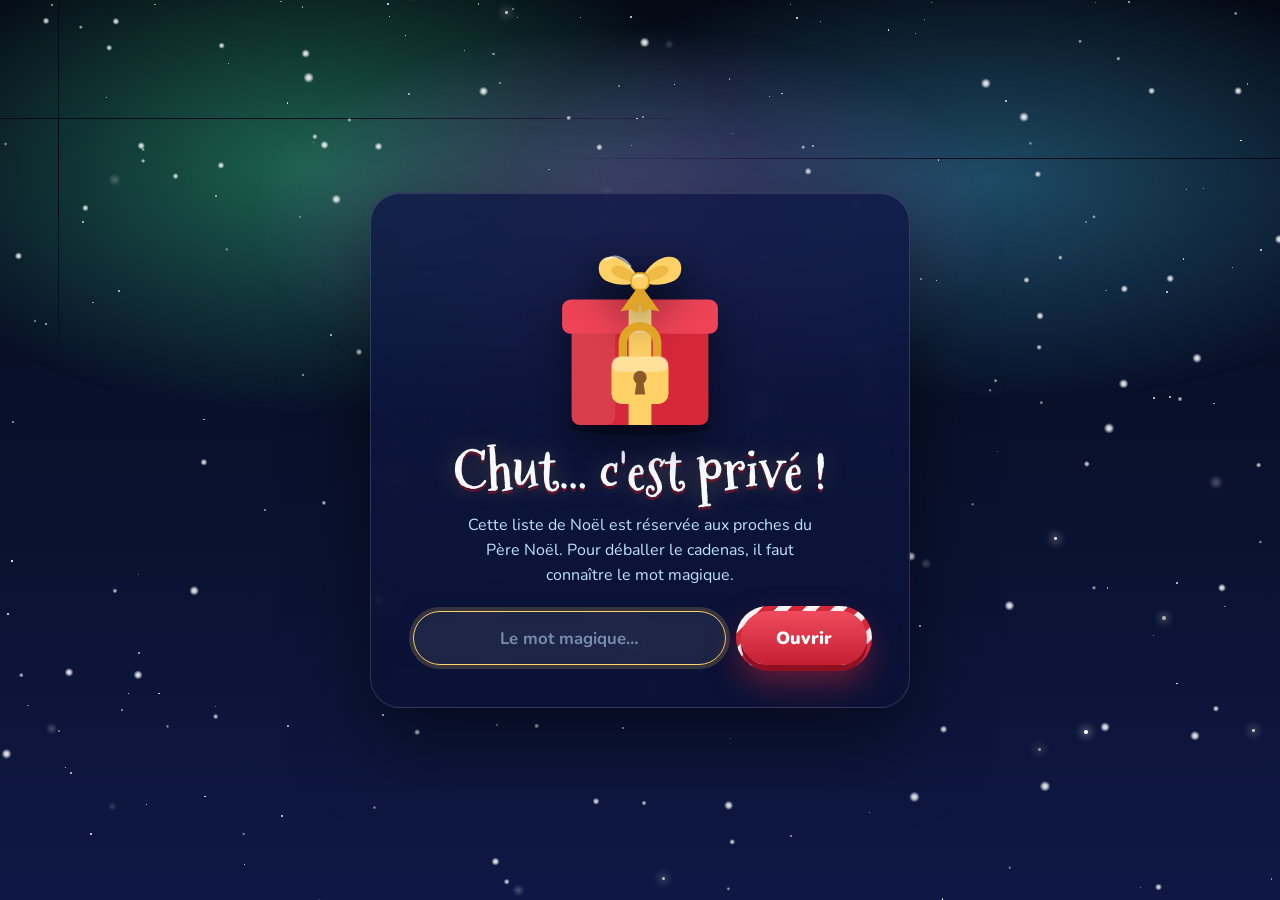
<file: index.html>
<!doctype html>
<html lang="fr">
<head>
  <meta charset="utf-8">
  <meta name="viewport" content="width=device-width, initial-scale=1, viewport-fit=cover">
  <title>Ma Liste de Noël</title>
  <meta name="description" content="Ma liste de Noël version féerique : déballe les paquets pour découvrir mes envies !">
  <meta name="theme-color" content="#0a1230">
  <meta name="color-scheme" content="dark">
  <!-- Liste privée : on demande aux moteurs de recherche de ne pas l'indexer -->
  <meta name="robots" content="noindex, nofollow">

  <!-- Aperçu quand on partage le lien (WhatsApp, iMessage, Messenger, Discord, Slack…).
       ⚠️ Les adresses ci-dessous doivent être complètes : si tu changes d'adresse (nom du dépôt,
       nom de domaine…), remplace "https://ilanbs14.github.io/Liste/" partout dans ce bloc. -->
  <link rel="canonical" href="https://ilanbs14.github.io/Liste/">
  <meta property="og:type" content="website">
  <meta property="og:locale" content="fr_FR">
  <meta property="og:site_name" content="Ma Liste de Noël">
  <meta property="og:title" content="Ma Liste de Noël 🎄">
  <meta property="og:description" content="Chut… ici se cachent mes plus beaux souhaits. Déballe les paquets pour les découvrir !">
  <meta property="og:url" content="https://ilanbs14.github.io/Liste/">
  <meta property="og:image" content="https://ilanbs14.github.io/Liste/assets/apercu.jpg">
  <meta property="og:image:type" content="image/jpeg">
  <meta property="og:image:width" content="1200">
  <meta property="og:image:height" content="630">
  <meta property="og:image:alt" content="Un village enneigé la nuit, un sapin décoré et le titre « Ma Liste de Noël ».">
  <meta name="twitter:card" content="summary_large_image">
  <meta name="twitter:title" content="Ma Liste de Noël 🎄">
  <meta name="twitter:description" content="Chut… ici se cachent mes plus beaux souhaits. Déballe les paquets pour les découvrir !">
  <meta name="twitter:image" content="https://ilanbs14.github.io/Liste/assets/apercu.jpg">

  <link rel="icon" type="image/svg+xml" href="assets/favicon.svg">
  <link rel="apple-touch-icon" href="assets/apple-touch-icon.png">

  <link rel="preload" href="assets/fonts/mountains-700.woff2" as="font" type="font/woff2" crossorigin>
  <link rel="preload" href="assets/fonts/nunito.woff2" as="font" type="font/woff2" crossorigin>
  <link rel="stylesheet" href="css/base.css">
  <link rel="stylesheet" href="css/scene.css">
  <link rel="stylesheet" href="css/ui.css">
  <link rel="stylesheet" href="css/avent.css">
  <script>document.documentElement.className += ' js';</script>
  <!-- Le contenu et le verrou sont chargés tout de suite : la page décide d'afficher le site (ou l'écran d'accès) avant le premier affichage -->
  <script src="data/ma-liste.js"></script>
  <script src="js/gate.js"></script>
</head>
<body>
  <a class="skip-link" href="#liste">Aller directement à la liste</a>

  <!-- ============ DÉCOR DE FOND (fixe) ============ -->
  <div class="sky" aria-hidden="true">
    <div class="aurora"><i class="a1"></i><i class="a2"></i><i class="a3"></i></div>
    <div class="aurora-show" id="aurora-show"></div>
    <div class="stars" id="stars"></div>
  </div>
  <canvas class="snow snow-back" id="snow-back" aria-hidden="true"></canvas>
  <div class="rudolph-glow" id="rudolph-glow" aria-hidden="true"></div>
  <div class="mood mood-grinch" id="mood-grinch" aria-hidden="true"></div>
  <div class="mood mood-disco" id="mood-disco" aria-hidden="true"></div>
  <div class="mood mood-blizzard" id="mood-blizzard" aria-hidden="true"></div>
  <div class="mood mood-solstice" id="mood-solstice" aria-hidden="true"></div>

  <!-- ============ BARRE DU HAUT ============ -->
  <header class="topbar" id="topbar">
    <a class="brand" href="#haut" aria-label="Retour en haut de la page">
      <span class="brand-ico" id="brand-ico" aria-hidden="true"></span>
      <span class="brand-txt">Liste de Noël</span>
    </a>

    <nav class="topnav" aria-label="Navigation principale">
      <a href="#liste" class="nav-link">Ma liste</a>
    </nav>

    <div class="tools">
      <div class="cursor-switch" role="radiogroup" aria-label="Choisir mon curseur">
        <button type="button" role="radio" aria-checked="false" data-cursor="gift" aria-label="Curseur : cadeau" title="Curseur : cadeau"></button>
        <button type="button" role="radio" aria-checked="false" data-cursor="sleigh" aria-label="Curseur : traîneau" title="Curseur : traîneau"></button>
        <button type="button" role="radio" aria-checked="false" data-cursor="reindeer" aria-label="Curseur : renne" title="Curseur : renne"></button>
      </div>
      <button type="button" class="tool" id="btn-sound" aria-pressed="false" aria-label="Activer le son" title="Son (clochettes)"></button>
      <button type="button" class="tool" id="btn-calm" aria-pressed="false" aria-label="Mode calme" title="Mode calme : réduit les animations"></button>
      <button type="button" class="tool tool-secrets" id="btn-secrets" aria-label="Ouvrir le carnet des secrets" title="Carnet des secrets">
        <span class="tool-ico" id="secrets-ico" aria-hidden="true"></span>
        <span class="tool-count" id="secrets-count">0/0</span>
      </button>
    </div>
  </header>
  <div class="garland" id="garland" aria-hidden="true"></div>

  <!-- ============ ÉCRAN D'ACCÈS (visible seulement si le mot magique manque) ============ -->
  <section class="gate" id="gate" aria-labelledby="gate-title">
    <div class="gate-card">
      <div class="gate-gift" id="gate-gift"></div>
      <h1 class="gate-title" id="gate-title">Chut… c'est privé&nbsp;!</h1>
      <p class="gate-text">Cette liste de Noël est réservée aux proches du Père Noël. Pour déballer le cadenas, il faut connaître le mot magique.</p>
      <form class="gate-form" id="gate-form" autocomplete="off">
        <label class="sr-only" for="gate-word">Le mot magique</label>
        <input id="gate-word" type="text" placeholder="Le mot magique…" autocapitalize="none" autocorrect="off" spellcheck="false">
        <button type="submit" class="btn btn-candy gate-btn"><span>Ouvrir</span></button>
      </form>
      <p class="gate-error" id="gate-error" role="alert" hidden>Hmm, ce n'est pas le bon mot… Le Père Noël te regarde de travers.</p>
    </div>
  </section>

  <main id="contenu">
    <!-- ============ HÉROS ============ -->
    <section class="hero" id="haut" aria-labelledby="title">
      <div class="moon" id="moon" role="button" tabindex="0" aria-label="La lune" data-depth="-5" data-cursor-label="Touche-moi…">
        <span class="moon-sil" id="moon-sil" aria-hidden="true"></span>
      </div>

      <div class="hero-content">
        <p class="kicker">
          <span class="kicker-star" data-art="star"></span>
          <span id="kicker">Direction le pôle Nord</span>
          <span class="kicker-star" data-art="star"></span>
        </p>
        <h1 class="title" id="title">Ma Liste de Noël</h1>
        <p class="subtitle" id="subtitle">Chut… ici se cachent mes plus beaux souhaits.</p>

        <div class="countdown" id="countdown" role="timer" aria-label="Compte à rebours avant Noël"></div>
        <p class="count-msg" id="count-msg"></p>

        <div class="hero-cta">
          <a class="btn btn-candy" id="cta" href="#liste">
            <span class="btn-ico" data-art="giftIcon" aria-hidden="true"></span>
            <span>Ouvrir ma liste</span>
          </a>
        </div>
      </div>

      <div class="scene" id="scene">
        <div class="layer layer-village" id="layer-village" data-depth="6" aria-hidden="true"></div>
        <div class="prop prop-snowman" id="snowman" data-depth="16"></div>
        <div class="prop prop-tree" id="tree" data-depth="18"></div>
        <div class="bubble" id="bubble" role="status" aria-live="polite"></div>
      </div>
    </section>

    <!-- ============ LA LISTE ============ -->
    <section class="liste" id="liste" aria-labelledby="liste-titre">
      <div class="panel" id="panel">
        <div class="snowcap" aria-hidden="true"></div>
        <button type="button" class="elf elf-panel" data-elf="panel" aria-label="Un lutin se cache ici !"></button>

        <header class="panel-head reveal">
          <h2 class="h2" id="liste-titre">Ma Liste</h2>
          <div class="holly-divider" data-art="holly" aria-hidden="true"></div>
        </header>

        <div class="letter reveal" id="letter"></div>

        <div class="demo-banner" id="demo-banner" hidden></div>

        <div class="toolbar reveal" id="toolbar">
          <label class="search">
            <span class="sr-only">Chercher un cadeau</span>
            <span class="search-ico" data-art="search" aria-hidden="true"></span>
            <input type="search" id="q" placeholder="Chercher un cadeau…" autocomplete="off" spellcheck="false">
          </label>
          <div class="chips" id="chips" role="group" aria-label="Filtrer par catégorie"></div>
          <div class="tool-row">
            <label class="select">
              <span>Trier</span>
              <select id="sort">
                <option value="original">Ordre de ma liste</option>
                <option value="priorite">Mes plus grandes envies</option>
                <option value="prix-asc">Prix croissant</option>
                <option value="prix-desc">Prix décroissant</option>
                <option value="nom">De A à Z</option>
              </select>
            </label>
            <button type="button" class="btn btn-small btn-ghost" id="unwrap-all">Tout déballer</button>
            <button type="button" class="btn btn-small btn-ghost" id="wrap-all">Tout emballer</button>
          </div>
        </div>

        <p class="count" id="count" aria-live="polite"></p>
        <div class="grid" id="grid"></div>
        <div class="empty" id="empty" hidden></div>
      </div>
    </section>
  </main>

  <!-- ============ PIED DE PAGE ============ -->
  <footer class="footer" id="footer">
    <div class="footer-snow" aria-hidden="true"></div>
    <div class="footer-inner">
      <p class="footer-title">Joyeux Noël&nbsp;!</p>
      <p class="footer-text">Fait avec <span class="heart" data-art="heart" aria-label="amour"></span> et beaucoup de chocolat chaud.</p>
      <p class="footer-small">
        <button type="button" class="link" id="footer-secrets">Carnet des secrets</button>
        <span aria-hidden="true">·</span>
        <span id="elf-count">Lutins : 0/0</span>
      </p>
    </div>
    <button type="button" class="elf elf-footer" data-elf="footer" aria-label="Un lutin se cache ici !"></button>
  </footer>

  <button type="button" class="to-top" id="to-top" aria-label="Remonter en haut" data-cursor-label="Hop, là-haut !"></button>

  <!-- Calendrier de l'Avent : une animation spéciale chaque jour du 1er au 25 décembre -->
  <button type="button" class="avent-btn" id="avent-btn" aria-label="Ouvrir le calendrier de l'Avent" data-cursor-label="Calendrier de l'Avent">
    <span class="avent-ico" aria-hidden="true"></span>
    <span class="avent-num" id="avent-num" aria-hidden="true"></span>
  </button>

  <!-- ============ COUCHES AVANT (neige, effets, messages) ============ -->
  <canvas class="snow snow-front" id="snow-front" aria-hidden="true"></canvas>
  <div class="flight" id="flight" aria-hidden="true"></div>
  <canvas id="fx" aria-hidden="true"></canvas>
  <div class="toasts" id="toasts" role="status" aria-live="polite"></div>

  <!-- Carnet des secrets : un calque classique (et non un <dialog> natif) pour que notre curseur reste visible devant -->
  <div class="overlay" id="secrets-overlay" hidden>
    <div class="overlay-backdrop"></div>
    <section class="overlay-panel secrets" id="secrets-dialog" role="dialog" aria-modal="true" aria-labelledby="secrets-title" tabindex="-1">
      <header class="secrets-head">
        <h2 id="secrets-title">Carnet des secrets</h2>
        <button type="button" class="icon-btn" id="secrets-close" data-close aria-label="Fermer le carnet">×</button>
      </header>
      <p class="secrets-intro">Le Père Noël a caché des surprises un peu partout sur ce site. Arriveras-tu à toutes les trouver&nbsp;?</p>
      <div class="secrets-progress">
        <div class="bar"><i id="secrets-bar"></i></div>
        <span id="secrets-progress-txt">0 / 0</span>
      </div>
      <ul class="secrets-list" id="secrets-list"></ul>
      <div class="secrets-foot">
        <button type="button" class="link" id="secrets-reset">Tout réinitialiser</button>
      </div>
    </section>
  </div>

  <div class="overlay" id="avent-overlay" hidden>
    <div class="overlay-backdrop"></div>
    <section class="overlay-panel avent-panel" id="avent-dialog" role="dialog" aria-modal="true" aria-labelledby="avent-title" tabindex="-1">
      <header class="secrets-head">
        <h2 id="avent-title">Calendrier de l'Avent</h2>
        <button type="button" class="icon-btn" id="avent-close" data-close aria-label="Fermer le calendrier">×</button>
      </header>
      <p class="secrets-intro" id="avent-intro"></p>
      <ol class="avent-grid" id="avent-grid"></ol>
    </section>
  </div>

  <noscript>
    <p class="noscript">Ce site féerique a besoin de JavaScript pour que la magie opère. Active-le et reviens&nbsp;! 🎄</p>
  </noscript>

  <!-- Moteur du site (le contenu de la liste et le verrou sont chargés dans le <head>) -->
  <script src="js/core.js"></script>
  <script src="js/audio.js"></script>
  <script src="js/art.js"></script>
  <script src="js/fx.js"></script>
  <script src="js/cursor.js"></script>
  <script src="js/scene.js"></script>
  <script src="js/feuille.js"></script>
  <script src="js/liste.js"></script>
  <script src="js/secrets.js"></script>
  <script src="js/avent.js"></script>
  <script src="js/main.js"></script>
</body>
</html>
</file>
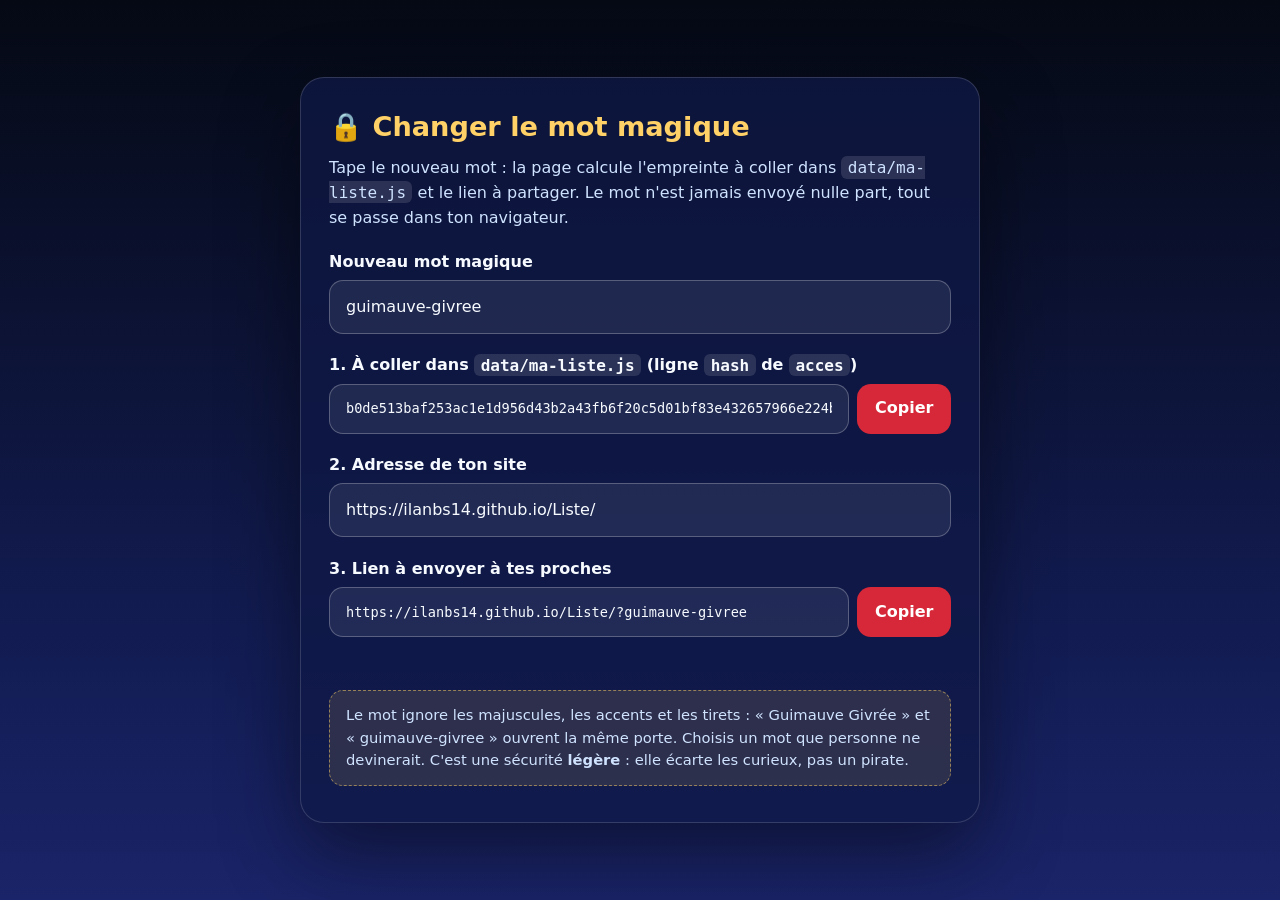
<file: outils/mot-de-passe.html>
<!doctype html>
<html lang="fr">
<head>
  <meta charset="utf-8">
  <meta name="viewport" content="width=device-width, initial-scale=1">
  <meta name="robots" content="noindex, nofollow">
  <title>Changer le mot magique</title>
  <style>
    :root { color-scheme: dark; }
    * { box-sizing: border-box; }
    body { margin: 0; min-height: 100vh; display: grid; place-items: center; padding: 24px; font: 16px/1.55 system-ui, -apple-system, "Segoe UI", Roboto, sans-serif; color: #f7fbff; background: linear-gradient(180deg, #050914, #121c52 70%, #1a2468); }
    main { width: min(100%, 680px); padding: 28px; border-radius: 24px; background: rgba(15, 25, 70, .75); border: 1px solid rgba(255,255,255,.15); box-shadow: 0 30px 80px rgba(0,0,0,.45); }
    h1 { margin: 0 0 .3rem; font-size: 1.7rem; color: #ffd166; }
    p { margin: .5rem 0; color: #cfe3ff; }
    label { display: block; margin: 1.2rem 0 .35rem; font-weight: 800; }
    input { width: 100%; padding: .85rem 1rem; border-radius: 14px; border: 1.5px solid rgba(255,255,255,.25); background: rgba(255,255,255,.08); color: inherit; font: inherit; }
    input:focus { outline: 3px solid #ffd166; outline-offset: 2px; }
    .out { display: flex; gap: .5rem; align-items: stretch; }
    .out input { font-family: ui-monospace, Menlo, Consolas, monospace; font-size: .85rem; }
    button { padding: 0 1.1rem; border: 0; border-radius: 14px; background: #d62839; color: #fff; font: inherit; font-weight: 800; cursor: pointer; }
    button:hover { background: #ef4357; }
    code { padding: .1rem .4rem; border-radius: 6px; background: rgba(255,255,255,.12); }
    .note { margin-top: 1.4rem; padding: .8rem 1rem; border-radius: 14px; background: rgba(255,209,102,.12); border: 1px dashed rgba(255,209,102,.5); font-size: .92rem; }
    .ok { color: #7dffb0; min-height: 1.4em; font-weight: 700; }
  </style>
  <script src="../js/gate.js"></script>
</head>
<body>
<main>
  <h1>🔒 Changer le mot magique</h1>
  <p>Tape le nouveau mot : la page calcule l'empreinte à coller dans <code>data/ma-liste.js</code> et le lien à partager.
     Le mot n'est jamais envoyé nulle part, tout se passe dans ton navigateur.</p>

  <label for="mot">Nouveau mot magique</label>
  <input id="mot" type="text" value="guimauve-givree" autocomplete="off" spellcheck="false" autocapitalize="none">

  <label for="hash">1. À coller dans <code>data/ma-liste.js</code> (ligne <code>hash</code> de <code>acces</code>)</label>
  <div class="out"><input id="hash" readonly><button type="button" data-copy="hash">Copier</button></div>

  <label for="base">2. Adresse de ton site</label>
  <input id="base" type="text" value="https://ilanbs14.github.io/Liste/" spellcheck="false">

  <label for="lien">3. Lien à envoyer à tes proches</label>
  <div class="out"><input id="lien" readonly><button type="button" data-copy="lien">Copier</button></div>
  <p class="ok" id="ok" role="status"></p>

  <p class="note">Le mot ignore les majuscules, les accents et les tirets : « Guimauve Givrée » et « guimauve-givree » ouvrent la même porte.
     Choisis un mot que personne ne devinerait. C'est une sécurité <strong>légère</strong> : elle écarte les curieux, pas un pirate.</p>
</main>
<script>
  var $ = function (id) { return document.getElementById(id); };
  function maj() {
    var mot = $('mot').value.trim();
    $('hash').value = mot ? window.NoelGate.hashMot(mot) : '';
    var base = $('base').value.trim();
    $('lien').value = mot ? base + (base.indexOf('?') < 0 ? '?' : '&') + encodeURIComponent(mot) : '';
  }
  ['mot', 'base'].forEach(function (id) { $(id).addEventListener('input', maj); });
  document.querySelectorAll('[data-copy]').forEach(function (b) {
    b.addEventListener('click', function () {
      var el = $(b.getAttribute('data-copy'));
      el.select();
      var done = function () { $('ok').textContent = 'Copié ✔'; setTimeout(function () { $('ok').textContent = ''; }, 1800); };
      if (navigator.clipboard) navigator.clipboard.writeText(el.value).then(done, function () { document.execCommand('copy'); done(); });
      else { document.execCommand('copy'); done(); }
    });
  });
  maj();
</script>
</body>
</html>
</file>
<file: css/base.css>
/* ==========================================================================
   BASE — polices, couleurs, reset, accessibilité
   ========================================================================== */

/* Polices auto-hébergées (aucune requête externe) */
@font-face {
  font-family: 'Mountains of Christmas';
  font-style: normal; font-weight: 400; font-display: swap;
  src: url('../assets/fonts/mountains-400.woff2') format('woff2');
}
@font-face {
  font-family: 'Mountains of Christmas';
  font-style: normal; font-weight: 700; font-display: swap;
  src: url('../assets/fonts/mountains-700.woff2') format('woff2');
}
@font-face {
  font-family: 'Nunito';
  font-style: normal; font-weight: 400 900; font-display: swap;
  src: url('../assets/fonts/nunito.woff2') format('woff2');
}
@font-face {
  font-family: 'Caveat';
  font-style: normal; font-weight: 500 700; font-display: swap;
  src: url('../assets/fonts/caveat.woff2') format('woff2');
}

:root {
  /* Nuit */
  --night-0: #050914;
  --night-1: #0a1230;
  --night-2: #121c52;
  --night-3: #1a2468;
  --night-4: #202c80;

  /* Couleurs de Noël */
  --red: #d62839;
  --red-light: #ef4357;
  --red-deep: #8f1022;
  --green: #1f9d55;
  --green-deep: #0e5a37;
  --gold: #ffd166;
  --gold-deep: #e0a526;
  --snow: #f7fbff;
  --ice: #bfe3ff;
  --ice-dim: #9db8e6;
  --paper: #fff6e0;
  --ink: #0d1330;

  /* Verre dépoli */
  --glass: rgba(10, 18, 48, .58);
  --glass-strong: rgba(10, 18, 48, .82);
  --glass-line: rgba(255, 255, 255, .14);

  /* Typo */
  --font-title: 'Mountains of Christmas', 'Segoe Script', 'Comic Sans MS', cursive;
  --font-body: 'Nunito', system-ui, -apple-system, 'Segoe UI', Roboto, 'Helvetica Neue', Arial, sans-serif;
  --font-hand: 'Caveat', 'Segoe Print', 'Bradley Hand', cursive;

  --header-h: 64px;
  --radius: 22px;
  --ease-pop: cubic-bezier(.3, 1.5, .5, 1);
}

*, *::before, *::after { box-sizing: border-box; }

html {
  scroll-behavior: smooth;
  scroll-padding-top: calc(var(--header-h) + 24px);
  -webkit-text-size-adjust: 100%;
  background: var(--night-4);
}

body {
  margin: 0;
  min-height: 100vh;
  font-family: var(--font-body);
  font-size: 1rem;
  line-height: 1.55;
  color: var(--snow);
  /* Le ciel descend de la nuit noire jusqu'au bleu de la neige au crépuscule */
  background-color: var(--night-4);
  background-image: linear-gradient(180deg,
    var(--night-0) 0,
    var(--night-1) 520px,
    var(--night-2) 1150px,
    var(--night-3) 2000px,
    var(--night-4) 100%);
  background-repeat: no-repeat;
  overflow-x: hidden;
  -webkit-font-smoothing: antialiased;
  scrollbar-color: #3b4aa8 var(--night-1);
}

img, svg, canvas { display: block; max-width: 100%; }
button { font: inherit; color: inherit; background: none; border: 0; padding: 0; margin: 0; cursor: pointer; }
a { color: inherit; }
h1, h2, h3, p { margin: 0; }
ul { margin: 0; padding: 0; list-style: none; }

::selection { background: var(--gold); color: var(--ink); }

:focus-visible {
  outline: 3px solid var(--gold);
  outline-offset: 3px;
  border-radius: 8px;
}

.sr-only {
  position: absolute; width: 1px; height: 1px; margin: -1px; padding: 0;
  overflow: hidden; clip: rect(0 0 0 0); white-space: nowrap; border: 0;
}

.skip-link {
  position: fixed; left: 12px; top: -80px; z-index: 10001;
  background: var(--gold); color: var(--ink); font-weight: 800;
  padding: .7rem 1.1rem; border-radius: 999px; text-decoration: none;
  transition: top .2s;
}
.skip-link:focus { top: 12px; }

.noscript {
  position: fixed; inset: 0; z-index: 9999; display: grid; place-items: center;
  background: var(--night-1); color: var(--snow); text-align: center; padding: 2rem;
  font-size: 1.3rem;
}

/* --------------------------------------------------------------------------
   Curseur personnalisé : on ne cache le vrai curseur que si le nôtre est prêt
   -------------------------------------------------------------------------- */
html.has-cursor, html.has-cursor * { cursor: none !important; }
html.has-cursor input[type="search"],
html.has-cursor input[type="text"],
html.has-cursor textarea { cursor: text !important; }

/* --------------------------------------------------------------------------
   Mode calme : on coupe (presque) toutes les animations
   -------------------------------------------------------------------------- */
html.calm *, html.calm *::before, html.calm *::after {
  animation-duration: .001ms !important;
  animation-delay: 0s !important;
  animation-iteration-count: 1 !important;
  transition-duration: .001ms !important;
  transition-delay: 0s !important;
  scroll-behavior: auto !important;
}
</file>
<file: css/scene.css>
/* ==========================================================================
   SCENE — ciel étoilé, aurore, neige, village, sapin, guirlande, traîneau
   ========================================================================== */

/* ---------- Ciel (fixe, derrière tout) ---------- */
.sky { position: fixed; inset: 0; z-index: 0; pointer-events: none; overflow: hidden; }

.aurora { position: absolute; left: 0; right: 0; top: 0; height: 75vh; mix-blend-mode: screen; }
.aurora i { position: absolute; border-radius: 50%; will-change: transform, opacity; }
.aurora .a1 {
  left: -12%; top: -14%; width: 72vw; height: 58vh;
  background: radial-gradient(ellipse at 50% 50%, rgba(61, 220, 151, .42), rgba(61, 220, 151, 0) 68%);
  animation: aur1 22s ease-in-out infinite alternate;
}
.aurora .a2 {
  right: -16%; top: -8%; width: 78vw; height: 52vh;
  background: radial-gradient(ellipse at 50% 50%, rgba(76, 201, 240, .34), rgba(76, 201, 240, 0) 68%);
  animation: aur2 28s ease-in-out infinite alternate;
}
.aurora .a3 {
  left: 18%; top: 2%; width: 62vw; height: 46vh;
  background: radial-gradient(ellipse at 50% 50%, rgba(199, 125, 255, .3), rgba(199, 125, 255, 0) 68%);
  animation: aur3 34s ease-in-out infinite alternate;
}
@keyframes aur1 { 0% { transform: translate3d(-6%, 0, 0) scale(1, .9) rotate(-5deg); opacity: .5; } 100% { transform: translate3d(12%, 7%, 0) scale(1.2, 1.1) rotate(7deg); opacity: 1; } }
@keyframes aur2 { 0% { transform: translate3d(8%, 2%, 0) scale(1.1, 1) rotate(4deg); opacity: .9; } 100% { transform: translate3d(-12%, 8%, 0) scale(.9, 1.2) rotate(-6deg); opacity: .45; } }
@keyframes aur3 { 0% { transform: translate3d(-10%, 4%, 0) scale(1, 1) rotate(3deg); opacity: .4; } 100% { transform: translate3d(14%, -2%, 0) scale(1.25, .95) rotate(-4deg); opacity: .95; } }

.stars { position: absolute; inset: 0; }
.stars i {
  position: absolute; border-radius: 50%; background: #fff;
  opacity: var(--o, .8);
  animation: twinkle var(--d, 4s) ease-in-out infinite;
}
.stars i.big { box-shadow: 0 0 8px 2px rgba(255, 255, 255, .55); background: #fffbe6; }
@keyframes twinkle {
  0%, 100% { opacity: var(--o, .8); transform: scale(1); }
  50% { opacity: .12; transform: scale(.65); }
}

/* ---------- Neige (deux couches) ---------- */
.snow { position: fixed; left: 0; top: 0; width: 100%; height: 100%; pointer-events: none; }
.snow-back { z-index: 1; }
.snow-front { z-index: 40; }

/* Canvas des particules : au-dessus de tout, sans gêner les clics */
#fx { position: fixed; left: 0; top: 0; width: 100%; height: 100%; z-index: 60; pointer-events: none; }

main, .footer { position: relative; z-index: 2; }

/* ---------- Ambiances (easter eggs) ---------- */
.mood { position: fixed; inset: 0; pointer-events: none; opacity: 0; transition: opacity .9s ease; }
.mood.on { opacity: 1; }
.mood-grinch { z-index: 45; background: #35ff72; mix-blend-mode: color; }
.mood-grinch.on { opacity: .55; }
.mood-disco {
  z-index: 44; mix-blend-mode: screen;
  background:
    radial-gradient(circle at 12% 8%, rgba(255, 77, 109, .34), transparent 46%),
    radial-gradient(circle at 88% 14%, rgba(76, 201, 240, .34), transparent 46%),
    radial-gradient(circle at 50% 96%, rgba(255, 209, 102, .3), transparent 52%);
}
.mood-disco.on { animation: disco-hue .9s linear infinite; }
@keyframes disco-hue { from { filter: hue-rotate(0deg); } to { filter: hue-rotate(360deg); } }
.mood-blizzard {
  z-index: 46;
  background: radial-gradient(ellipse at 50% 45%, rgba(255, 255, 255, 0) 28%, rgba(222, 236, 255, .5) 100%);
}

.rudolph-glow {
  position: fixed; left: 0; top: 0; width: 560px; height: 560px; margin: -280px 0 0 -280px;
  z-index: 44; pointer-events: none; border-radius: 50%; mix-blend-mode: screen;
  background: radial-gradient(circle, rgba(255, 70, 70, .55) 0%, rgba(255, 40, 40, .22) 30%, rgba(255, 40, 40, 0) 66%);
  opacity: 0; transition: opacity .7s ease; will-change: transform;
}
.rudolph-glow.on { opacity: 1; animation: nose-flicker 1.4s ease-in-out infinite alternate; }
@keyframes nose-flicker { from { opacity: .75; } to { opacity: 1; } }

/* ---------- Lune ---------- */
.moon {
  position: absolute; z-index: 3;
  top: calc(var(--header-h) + clamp(52px, 8vh, 96px)); right: clamp(18px, 9vw, 160px);
  width: clamp(70px, 9vw, 128px); aspect-ratio: 1; border-radius: 50%; overflow: hidden;
  background: radial-gradient(circle at 34% 30%, #fffef5 0%, #fff3c9 48%, #f1d98c 100%);
  box-shadow: 0 0 40px 8px rgba(255, 244, 200, .38), 0 0 120px 40px rgba(255, 240, 190, .2);
  animation: moon-glow 6s ease-in-out infinite alternate;
  will-change: transform;
}
.moon::before {
  content: ''; position: absolute; inset: 0; border-radius: 50%;
  background:
    radial-gradient(circle at 62% 28%, rgba(160, 140, 90, .30) 0 9%, transparent 10%),
    radial-gradient(circle at 30% 62%, rgba(160, 140, 90, .26) 0 12%, transparent 13%),
    radial-gradient(circle at 72% 72%, rgba(160, 140, 90, .22) 0 7%, transparent 8%),
    radial-gradient(circle at 44% 42%, rgba(160, 140, 90, .16) 0 5%, transparent 6%);
}
@keyframes moon-glow { from { box-shadow: 0 0 36px 6px rgba(255, 244, 200, .3), 0 0 110px 36px rgba(255, 240, 190, .15); } to { box-shadow: 0 0 48px 12px rgba(255, 244, 200, .46), 0 0 140px 50px rgba(255, 240, 190, .24); } }
.moon-sil { position: absolute; inset: 0; display: block; }
.moon-sil svg { position: absolute; left: 0; top: 22%; width: 150%; max-width: none; transform: translateX(-130%); }
.moon-sil.go svg { animation: moon-pass 3.4s ease-in-out forwards; }
@keyframes moon-pass { 0% { transform: translateX(-130%) rotate(7deg); } 100% { transform: translateX(110%) rotate(-7deg); } }

/* ---------- Scène du bas de page d'accueil ---------- */
.scene { position: absolute; left: 0; right: 0; bottom: 0; height: clamp(260px, 46vh, 520px); pointer-events: none; z-index: 2; }
.layer { position: absolute; left: -3%; right: -3%; bottom: 0; height: 100%; will-change: transform;
  -webkit-mask-image: linear-gradient(to bottom, #000 90%, transparent 100%);
  mask-image: linear-gradient(to bottom, #000 90%, transparent 100%);
}
.village-svg { position: absolute; inset: 0; width: 100%; height: 100%; }
.layer .elf-g, .layer [data-elf] { pointer-events: auto; }

/* Les cadres du sapin et du bonhomme de neige ne captent pas les clics : seules leurs formes dessinées le font
   (sinon leurs coins vides bloqueraient ce qui se trouve derrière, comme un lutin sur un toit). */
.prop { position: absolute; pointer-events: none; will-change: transform; }
.prop svg * { pointer-events: auto; }
.prop-tree { right: clamp(6px, 6vw, 130px); bottom: 12%; width: clamp(140px, min(21vw, 38vh), 330px); }
.prop-snowman { left: clamp(6px, 7vw, 150px); bottom: 11.5%; width: clamp(92px, min(12.5vw, 23vh), 190px); }
.prop > svg { width: 100%; height: auto; overflow: visible; }
.tree-svg, .snowman-svg { filter: drop-shadow(0 12px 18px rgba(0, 0, 0, .4)); }

/* Village */
.win { animation: win-flicker 7s ease-in-out infinite; }
@keyframes win-flicker { 0%, 100% { opacity: 1; } 44% { opacity: .92; } 47% { opacity: .6; } 50% { opacity: 1; } 80% { opacity: .85; } }
.puff { fill: #cfdaf7; opacity: 0; transform-box: fill-box; transform-origin: center; animation: puff 5.2s ease-out infinite; }
@keyframes puff { 0% { opacity: 0; transform: translate(0, 0) scale(.5); } 12% { opacity: .55; } 100% { opacity: 0; transform: translate(18px, -56px) scale(2.5); } }
.bl { animation: bl 1.8s ease-in-out infinite; }
@keyframes bl { 0%, 100% { opacity: 1; } 50% { opacity: .22; } }
.sp { animation: dot-twinkle 3.4s ease-in-out infinite; }
@keyframes dot-twinkle { 0%, 100% { opacity: .12; } 50% { opacity: .95; } }

/* Sapin */
.tree-svg { cursor: pointer; transform-origin: 50% 100%; }
.tree-svg.shake { animation: tree-shake .85s ease-in-out; }
@keyframes tree-shake { 0%, 100% { transform: rotate(0); } 15% { transform: rotate(-3.2deg); } 30% { transform: rotate(2.8deg); } 45% { transform: rotate(-2.2deg); } 60% { transform: rotate(1.5deg); } 80% { transform: rotate(-.6deg); } }
.lt { animation: lt 2.4s ease-in-out var(--d, 0s) infinite; }
@keyframes lt { 0%, 100% { opacity: 1; } 50% { opacity: .18; } }
.bb { transform-box: fill-box; transform-origin: 50% 0; animation: bb-sway 4.8s ease-in-out infinite alternate; cursor: pointer; outline: none; transition: filter .2s; }
.bb:hover, .bb:focus-visible { filter: brightness(1.3) drop-shadow(0 0 5px rgba(255, 255, 255, .8)); }
.bb.ring { animation: bb-ring .9s ease-out; }
@keyframes bb-sway { from { transform: rotate(-3.5deg); } to { transform: rotate(3.5deg); } }
@keyframes bb-ring { 0% { transform: rotate(0); } 15% { transform: rotate(18deg) scale(1.2); } 35% { transform: rotate(-13deg) scale(1.1); } 55% { transform: rotate(7deg); } 75% { transform: rotate(-3deg); } 100% { transform: rotate(0); } }
.treestar { transform-box: fill-box; transform-origin: 50% 50%; animation: star-pulse 2.6s ease-in-out infinite; cursor: pointer; outline: none; }
.treestar.wish { animation: star-wish 1.1s ease-out; }
@keyframes star-pulse { 0%, 100% { transform: scale(1) rotate(0); } 50% { transform: scale(1.12) rotate(6deg); } }
@keyframes star-wish { 0% { transform: scale(1); } 30% { transform: scale(1.8) rotate(40deg); } 100% { transform: scale(1) rotate(0); } }
.star-halo { animation: halo 2.6s ease-in-out infinite; }
@keyframes halo { 0%, 100% { opacity: .55; } 50% { opacity: 1; } }

/* Bonhomme de neige */
.snowman-svg { cursor: pointer; transform-origin: 50% 100%; animation: sn-sway 6s ease-in-out infinite alternate; }
.snowman-svg.hop { animation: sn-hop .65s var(--ease-pop); }
@keyframes sn-sway { from { transform: rotate(-1.2deg); } to { transform: rotate(1.2deg); } }
@keyframes sn-hop { 0% { transform: translateY(0) scale(1, 1); } 25% { transform: translateY(0) scale(1.08, .9); } 55% { transform: translateY(-24px) scale(.95, 1.06); } 100% { transform: translateY(0) scale(1); } }
.sn-arm-r { transform-box: fill-box; transform-origin: 0% 100%; animation: sn-wave 4.5s ease-in-out infinite; }
@keyframes sn-wave { 0%, 58%, 100% { transform: rotate(0); } 66% { transform: rotate(-16deg); } 74% { transform: rotate(8deg); } 82% { transform: rotate(-12deg); } 90% { transform: rotate(4deg); } }
.snowman-svg:hover .sn-arm-r { animation-duration: .8s; }
.sn-tail { transform-box: fill-box; transform-origin: 0 0; animation: scarf 3s ease-in-out infinite alternate; }
@keyframes scarf { from { transform: rotate(-6deg); } to { transform: rotate(10deg); } }
.sn-eyes { transform-box: fill-box; transform-origin: center; animation: blink 5.5s infinite; }
@keyframes blink { 0%, 93%, 100% { transform: scaleY(1); } 96% { transform: scaleY(.1); } }
.sn-carrot { transform-box: fill-box; transform-origin: 0 50%; }
.sn-carrot.lost { animation: carrot-lost 2.6s ease-in-out; }
@keyframes carrot-lost {
  0% { transform: none; }
  14% { transform: translate(46px, -42px) rotate(38deg); }
  34% { transform: translate(120px, 70px) rotate(160deg); }
  54% { transform: translate(116px, 168px) rotate(230deg); }
  78% { transform: translate(60px, 58px) rotate(100deg); }
  100% { transform: none; }
}

.bubble {
  position: absolute; left: 56%; bottom: 98%; width: max-content; max-width: 220px; z-index: 6;
  padding: .6rem .85rem; border-radius: 16px; background: #fff; color: var(--ink);
  font-weight: 800; font-size: .9rem; line-height: 1.3; text-align: left;
  box-shadow: 0 8px 24px rgba(0, 0, 0, .4); pointer-events: none;
  opacity: 0; transform: translateY(8px) scale(.9); transform-origin: 0 100%;
  transition: opacity .25s ease, transform .35s var(--ease-pop);
}
.bubble::after { content: ''; position: absolute; left: 22px; bottom: -9px; border: 10px solid transparent; border-top-color: #fff; border-bottom: 0; }
.bubble.show { opacity: 1; transform: none; }

/* ---------- Guirlande lumineuse ---------- */
.garland { position: fixed; left: 0; right: 0; top: var(--header-h); height: 70px; z-index: 49; pointer-events: none; }
.garland svg { position: absolute; left: 0; top: 0; overflow: visible; max-width: none; }
.garland .wire { fill: none; stroke: #07261b; stroke-width: 3; stroke-linecap: round; }
.bulb {
  position: absolute; width: 16px; height: 24px; margin-left: -8px; pointer-events: auto;
  transform-origin: 50% 0; transform: rotate(var(--rot, 0deg)) scale(.2); opacity: 0;
  transition: transform .7s var(--ease-pop), opacity .4s ease;
}
body.ready .bulb { transform: rotate(var(--rot, 0deg)) scale(1); opacity: 1; transition-delay: calc(var(--i) * 28ms + 1s); }
.bulb::before { content: ''; position: absolute; left: 50%; top: -4px; width: 8px; height: 8px; margin-left: -4px; background: #1c2230; border-radius: 2px 2px 1px 1px; }
.bulb::after {
  content: ''; position: absolute; left: 1px; top: 3px; width: 14px; height: 20px;
  border-radius: 50% 50% 50% 50% / 38% 38% 62% 62%;
  background: radial-gradient(circle at 36% 30%, rgba(255, 255, 255, .92) 0 8%, var(--c) 32%, var(--c2) 100%);
}
.bulb .glow { position: absolute; left: -11px; top: -3px; width: 38px; height: 38px; border-radius: 50%; background: radial-gradient(circle, var(--c) 0%, transparent 62%); opacity: .6; mix-blend-mode: screen; pointer-events: none; }
.bulb.pop { animation: bulb-pop .55s var(--ease-pop); }
@keyframes bulb-pop { 40% { transform: rotate(var(--rot, 0deg)) scale(1.7); } }

.garland[data-mode="twinkle"] .glow { animation: tw 2.4s ease-in-out calc(var(--r) * -1s) infinite; }
.garland[data-mode="chase"] .glow { animation: chase 1.2s linear calc(var(--k) * -.3s) infinite; }
.garland[data-mode="steady"] .glow { opacity: .75; animation: none; }
.garland[data-mode="disco"] .bulb { animation: bulb-hue .9s linear calc(var(--r) * -1s) infinite; }
.garland[data-mode="disco"] .glow { animation: disco-flash .45s steps(1) calc(var(--r) * -1s) infinite; }
@keyframes tw { 0%, 100% { opacity: .8; } 50% { opacity: .15; } }
@keyframes chase { 0%, 22% { opacity: .95; } 26%, 100% { opacity: .08; } }
@keyframes disco-flash { 0% { opacity: 1; transform: scale(1.5); } 50% { opacity: .1; transform: scale(.7); } }
@keyframes bulb-hue { from { filter: hue-rotate(0deg); } to { filter: hue-rotate(360deg); } }

/* ---------- Traîneau du Père Noël ---------- */
.flight { position: fixed; left: 0; top: 0; z-index: 47; pointer-events: none; }
.flight-svg { display: block; position: absolute; left: 0; top: 0; overflow: visible; max-width: none; height: auto; pointer-events: auto; will-change: transform; filter: drop-shadow(0 8px 12px rgba(0, 0, 0, .4)); }
.nose-glow { animation: halo 1.2s ease-in-out infinite; }
.flight-svg.is-sil { filter: none; }

.shoot {
  position: fixed; z-index: 3; width: 150px; height: 2px; border-radius: 2px; pointer-events: none;
  transform-origin: 0 50%; background: linear-gradient(90deg, rgba(255, 255, 255, 0), rgba(255, 255, 255, .95));
  box-shadow: 0 0 10px 2px rgba(255, 255, 255, .45);
}

.skygift {
  position: fixed; left: 0; top: 0; z-index: 48; width: 58px; height: 58px; padding: 0;
  will-change: transform; filter: drop-shadow(0 8px 10px rgba(0, 0, 0, .45));
}
.skygift .spr { width: 100%; height: 100%; animation: gift-hint 1.4s ease-in-out infinite; }
.skygift.leaving { animation: gift-leave 1s ease-in forwards; }
@keyframes gift-hint { 0%, 100% { transform: scale(1); } 50% { transform: scale(1.12); } }
@keyframes gift-leave { to { opacity: 0; } }

/* ---------- Le grincheux vert ---------- */
.grinch { position: fixed; left: 50%; top: 50%; z-index: 46; width: min(62vw, 380px); pointer-events: none; transform: translate(-50%, -50%); }
.grinch.up { transform: translate(-50%, -50%); }
.grinch svg { width: 100%; height: auto; }
.grinch.up svg { transform-origin: 50% 100%; animation: grinch-peek 1.5s ease-in-out infinite alternate; }
@keyframes grinch-peek { from { transform: rotate(-3.5deg); } to { transform: rotate(3.5deg); } }

/* ---------- Lutins cachés ---------- */
.elf { position: absolute; padding: 0; width: 46px; height: 50px; transform-origin: 50% 100%; z-index: 1; }
.elf svg { width: 100%; height: 100%; overflow: visible; }
.elf-svg { overflow: visible; }
.elf-g { cursor: pointer; transform-box: fill-box; transform-origin: 50% 100%; }
.elf-bell { animation: bell-glint 7s ease-in-out infinite; transform-box: fill-box; transform-origin: center; }
@keyframes bell-glint { 0%, 86%, 100% { filter: none; transform: scale(1); } 91% { filter: drop-shadow(0 0 5px #fff) brightness(1.6); transform: scale(1.35); } 96% { filter: drop-shadow(0 0 2px #fff); transform: scale(1); } }
.elf.hop, .elf-g.hop { animation: elf-hop .7s var(--ease-pop); }
@keyframes elf-hop { 0% { transform: translateY(0); } 35% { transform: translateY(-18px) rotate(-8deg); } 70% { transform: translateY(0) rotate(5deg); } 100% { transform: none; } }
.elf.found svg, .elf-g.found { filter: drop-shadow(0 0 6px rgba(255, 209, 102, .95)); }
.elf-panel { top: -40px; right: 11%; z-index: 0; }
.elf-footer { top: 6px; left: 14%; width: 44px; height: 48px; z-index: 1; }
/* Le lutin des paquets se glisse derrière le 3e cadeau : seul son bonnet dépasse du bord du haut */
.elf-card { top: -32px; right: 15%; width: 40px; height: 44px; z-index: -1; }

@media (max-width: 640px) {
  .moon { top: calc(var(--header-h) + 4px); right: 10px; width: 52px; }
  .prop-tree { width: clamp(168px, 46vw, 230px); }
}
</file>
<file: css/ui.css>
/* ==========================================================================
   UI — barre du haut, héros, liste, cartes-cadeaux, pied de page, curseur
   ========================================================================== */

/* ---------- Animations utilitaires ---------- */
@keyframes rise { from { opacity: 0; transform: translateY(26px); } to { opacity: 1; transform: none; } }
@keyframes spin { to { transform: rotate(360deg); } }
@keyframes stripes { to { background-position: 28.28px 0; } }
@keyframes pulse { 0%, 100% { transform: scale(1); } 50% { transform: scale(1.06); } }

.reveal { transition: opacity .8s ease, transform .9s var(--ease-pop); }
.js .reveal:not(.gift) { opacity: 0; transform: translateY(26px); }
.js .reveal:not(.gift).in { opacity: 1; transform: none; }

/* ==========================================================================
   BARRE DU HAUT
   ========================================================================== */
.topbar {
  position: fixed; top: 0; left: 0; right: 0; height: var(--header-h); z-index: 50;
  display: flex; align-items: center; gap: .9rem;
  padding: 0 clamp(12px, 3vw, 32px);
  background: linear-gradient(180deg, rgba(5, 9, 20, .8), rgba(5, 9, 20, .4));
  -webkit-backdrop-filter: blur(10px); backdrop-filter: blur(10px);
  border-bottom: 1px solid rgba(255, 255, 255, .08);
  transition: background .3s, box-shadow .3s;
}
.topbar.scrolled { background: rgba(6, 11, 30, .86); box-shadow: 0 10px 30px rgba(0, 0, 0, .35); }
.garland { transition: opacity .5s ease; }
.topbar.scrolled ~ .garland { opacity: .42; }

.brand { display: flex; align-items: center; gap: .55rem; text-decoration: none; color: var(--snow); font-family: var(--font-title); font-weight: 700; font-size: 1.55rem; line-height: 1; white-space: nowrap; }
.brand-ico { width: 30px; height: 34px; transition: transform .4s var(--ease-pop); }
.brand-ico svg { width: 100%; height: 100%; }
.brand:hover .brand-ico { transform: rotate(-10deg) scale(1.12); }

.nav-link { display: inline-block; padding: .5rem 1rem; border-radius: 999px; text-decoration: none; font-weight: 800; color: var(--ice); transition: background .2s, color .2s; }
.nav-link:hover { background: rgba(255, 255, 255, .1); color: #fff; }

.tools { margin-left: auto; display: flex; align-items: center; gap: .5rem; }

.cursor-switch { display: flex; gap: 2px; padding: 3px; border-radius: 999px; background: rgba(255, 255, 255, .08); border: 1px solid rgba(255, 255, 255, .12); }
.cursor-switch button { width: 38px; height: 38px; border-radius: 50%; display: grid; place-items: center; transition: background .2s, transform .25s var(--ease-pop); }
.cursor-switch button svg { width: 28px; height: 28px; overflow: visible; }
.cursor-switch button:hover { transform: translateY(-2px) scale(1.08); background: rgba(255, 255, 255, .12); }
.cursor-switch button.is-on { background: linear-gradient(180deg, rgba(255, 209, 102, .34), rgba(255, 209, 102, .1)); box-shadow: inset 0 0 0 1.5px var(--gold); }

.tool { height: 44px; min-width: 44px; padding: 0 .75rem; border-radius: 999px; display: inline-flex; align-items: center; justify-content: center; gap: .4rem; background: rgba(255, 255, 255, .08); border: 1px solid rgba(255, 255, 255, .12); color: var(--ice); transition: background .2s, color .2s, transform .25s var(--ease-pop), box-shadow .3s; }
.tool svg { width: 21px; height: 21px; }
.tool:hover { background: rgba(255, 255, 255, .16); color: #fff; transform: translateY(-2px); }
.tool[aria-pressed="true"] { background: linear-gradient(180deg, rgba(255, 209, 102, .3), rgba(255, 209, 102, .1)); color: var(--gold); border-color: rgba(255, 209, 102, .6); }
.tool .slash { opacity: 0; transition: opacity .2s; }
#btn-sound[aria-pressed="false"] .slash, #btn-calm[aria-pressed="true"] .slash { opacity: 1; }
.tool-secrets { color: var(--gold); }
.tool-secrets .tool-ico svg { width: 19px; height: 19px; display: block; }
.tool-count { font-weight: 900; font-size: .85rem; color: var(--snow); font-variant-numeric: tabular-nums; }
.tool-secrets.has-all { box-shadow: 0 0 22px rgba(255, 209, 102, .65); border-color: var(--gold); }

/* ==========================================================================
   HÉROS
   ========================================================================== */
.hero {
  position: relative; display: flex; justify-content: center;
  min-height: 100vh; min-height: 100svh;
  padding: calc(var(--header-h) + clamp(46px, 7.5vh, 90px)) 18px clamp(150px, 27vh, 300px);
  overflow: hidden;
}
.hero-content { position: relative; z-index: 5; display: flex; flex-direction: column; align-items: center; text-align: center; max-width: 1000px; pointer-events: none; }
/* Le bloc d'accueil laisse passer les clics (sinon il cache le décor derrière, lutins compris) */
.hero-content > * { pointer-events: auto; }
.js .hero-content > * { opacity: 0; }
body.ready .hero-content > * { opacity: 1; animation: rise .95s var(--ease-pop) both; }
body.ready .hero-content > :nth-child(1) { animation-delay: .1s; }
body.ready .hero-content > :nth-child(2) { animation-delay: .25s; }
body.ready .hero-content > :nth-child(3) { animation-delay: .5s; }
body.ready .hero-content > :nth-child(4) { animation-delay: .65s; }
body.ready .hero-content > :nth-child(5) { animation-delay: .8s; }
body.ready .hero-content > :nth-child(6) { animation-delay: .95s; }

.kicker { display: inline-flex; align-items: center; gap: .8rem; font-weight: 900; letter-spacing: .24em; text-transform: uppercase; font-size: clamp(.7rem, 1.6vw, .88rem); color: var(--gold); }
.kicker-star { width: 14px; height: 14px; display: block; animation: spin 9s linear infinite; }
.kicker-star svg { width: 100%; height: 100%; }

.title {
  font-family: var(--font-title); font-weight: 700; font-size: clamp(3.2rem, min(11.5vw, 15.5vh), 9rem); line-height: .96;
  margin: .22em 0 .06em;
  filter: drop-shadow(0 4px 0 rgba(143, 16, 34, .6)) drop-shadow(0 0 30px rgba(255, 209, 102, .3));
}
.word { display: inline-block; white-space: nowrap; }
.ltr {
  display: inline-block; cursor: default;
  background: linear-gradient(180deg, #ffffff 8%, #eaf4ff 42%, #a8d2ff 100%);
  -webkit-background-clip: text; background-clip: text;
  -webkit-text-fill-color: transparent; color: transparent;
  transition: transform .35s var(--ease-pop);
}
.ltr:hover { transform: translateY(-.14em) rotate(-5deg) scale(1.1); }
body.ready .ltr { animation: ltr-in 1s var(--ease-pop) backwards; animation-delay: calc(var(--i) * 60ms + .45s); }
.title.settled .ltr { animation: none; }
body.ready .title .ltr.bump { animation: ltr-bump .65s var(--ease-pop); }
@keyframes ltr-in { from { opacity: 0; transform: translateY(-1.4em) rotate(-18deg) scale(.5); } }
@keyframes ltr-bump { 0% { transform: none; } 30% { transform: translateY(-.28em) rotate(8deg) scale(1.2); } 60% { transform: translateY(.04em) rotate(-4deg); } 100% { transform: none; } }

.subtitle { max-width: 36ch; margin-top: .5rem; font-size: clamp(1.02rem, 2.2vw, 1.3rem); font-weight: 600; color: var(--ice); text-wrap: balance; }

.countdown { display: flex; justify-content: center; gap: clamp(8px, 2.2vw, 24px); margin-top: clamp(.8rem, 3vh, 2rem); padding-top: 30px; }
.bauble { position: relative; width: clamp(62px, min(15vw, 11.5vh), 106px); transform-origin: 50% -28px; animation: swing var(--sw, 4s) ease-in-out var(--dl, 0s) infinite alternate; }
.bauble::before { content: ''; position: absolute; left: 50%; bottom: calc(100% - 4px); width: 1.5px; height: 32px; background: linear-gradient(rgba(255, 255, 255, 0), rgba(255, 255, 255, .55)); }
.bauble-cap { position: absolute; left: 50%; top: -9px; z-index: 2; width: 20px; height: 13px; margin-left: -10px; border-radius: 3px 3px 1px 1px; background: linear-gradient(90deg, #b8821a, #ffd166, #b8821a); }
.bauble-body {
  display: flex; flex-direction: column; align-items: center; justify-content: center; aspect-ratio: 1; border-radius: 50%;
  background:
    radial-gradient(circle at 30% 26%, rgba(255, 255, 255, .8) 0 5%, rgba(255, 255, 255, .12) 17%, transparent 33%),
    radial-gradient(circle at 50% 58%, var(--c1), var(--c2) 100%);
  box-shadow: inset -7px -9px 16px rgba(0, 0, 0, .35), inset 4px 4px 10px rgba(255, 255, 255, .2), 0 12px 28px rgba(0, 0, 0, .42), 0 0 28px var(--c2);
}
.bauble b { font-family: var(--font-title); font-weight: 700; font-size: clamp(1.5rem, 4.7vw, 2.7rem); line-height: 1; color: #fff; text-shadow: 0 2px 5px rgba(0, 0, 0, .4); font-variant-numeric: tabular-nums; }
.bauble b.tick { animation: tick .5s var(--ease-pop); }
.bauble i { font-style: normal; font-size: clamp(.52rem, 1.4vw, .72rem); font-weight: 900; letter-spacing: .1em; text-transform: uppercase; color: rgba(255, 255, 255, .88); margin-top: .1rem; }
@keyframes swing { from { transform: rotate(-3.5deg); } to { transform: rotate(3.5deg); } }
@keyframes tick { 0% { transform: scale(1.28); } 100% { transform: none; } }
.xmas-banner { font-family: var(--font-title); font-weight: 700; font-size: clamp(2.4rem, 9vw, 5.4rem); color: var(--gold); text-shadow: 0 0 34px rgba(255, 209, 102, .7), 0 4px 0 rgba(143, 16, 34, .6); animation: pulse 1.8s ease-in-out infinite; }

.count-msg { margin-top: .9rem; font-family: var(--font-hand); font-weight: 600; font-size: clamp(1.35rem, 3.3vw, 1.8rem); line-height: 1.2; color: #ffe9a8; min-height: 1.3em; }
.hero-cta { margin-top: clamp(.7rem, 2.4vh, 1.6rem); }

/* ==========================================================================
   BOUTONS
   ========================================================================== */
.btn { display: inline-flex; align-items: center; justify-content: center; gap: .6rem; font-weight: 900; line-height: 1; text-decoration: none; border-radius: 999px; user-select: none; transition: transform .25s var(--ease-pop), box-shadow .2s, background .2s; }

.btn-candy {
  position: relative; isolation: isolate; padding: 1.15rem 2.3rem; font-size: clamp(1.05rem, 2.4vw, 1.3rem); color: #fff;
}
.btn-candy::before {
  content: ''; position: absolute; inset: -5px; z-index: -2; border-radius: inherit;
  background: repeating-linear-gradient(-45deg, #ffffff 0 10px, #d62839 10px 20px); background-size: 28.28px 28.28px;
  animation: stripes 1s linear infinite; animation-play-state: paused;
}
.btn-candy::after {
  content: ''; position: absolute; inset: 0; z-index: -1; border-radius: inherit;
  background: linear-gradient(180deg, #f04a5d, #c41f33);
  box-shadow: 0 6px 0 #8f1022, 0 16px 34px rgba(214, 40, 57, .5);
  transition: box-shadow .2s;
}
.btn-candy:hover { transform: translateY(-3px) scale(1.04); }
.btn-candy:hover::before { animation-play-state: running; }
.btn-candy:hover::after { box-shadow: 0 9px 0 #8f1022, 0 20px 40px rgba(214, 40, 57, .6); }
.btn-candy:active { transform: translateY(4px); }
.btn-candy:active::after { box-shadow: 0 2px 0 #8f1022, 0 8px 18px rgba(214, 40, 57, .5); }
.btn-ico { width: 1.5em; height: 1.5em; display: block; animation: wiggle 2.4s ease-in-out infinite; }
.btn-ico svg { width: 100%; height: 100%; }
@keyframes wiggle { 0%, 70%, 100% { transform: rotate(0); } 76% { transform: rotate(-14deg); } 84% { transform: rotate(12deg); } 92% { transform: rotate(-6deg); } }

.btn-small { height: 44px; padding: 0 1.15rem; font-size: .92rem; }
.btn-ghost { background: rgba(255, 255, 255, .08); border: 1.5px solid rgba(255, 255, 255, .2); color: var(--snow); }
.btn-ghost:hover { background: rgba(255, 255, 255, .17); transform: translateY(-2px); }
.btn-green { background: linear-gradient(180deg, #2bb86e, #168044); color: #fff; box-shadow: 0 4px 0 #0c5a30, 0 10px 20px rgba(14, 90, 55, .4); }
.btn-green:hover { transform: translateY(-2px); }
.btn-green:active { transform: translateY(3px); box-shadow: 0 1px 0 #0c5a30; }
.btn-arrow { width: 1.1em; height: 1.1em; display: block; }
.btn-arrow svg { width: 100%; height: 100%; }

/* ==========================================================================
   LA LISTE
   ========================================================================== */
.liste { position: relative; z-index: 3; margin-top: -26px; padding: 0 clamp(12px, 3vw, 28px) 70px; }

.panel {
  position: relative; max-width: 1240px; margin: 0 auto;
  padding: clamp(50px, 7vw, 78px) clamp(14px, 3.5vw, 44px) clamp(26px, 4vw, 46px);
  border-radius: 34px;
  background: linear-gradient(180deg, rgba(15, 25, 70, .8), rgba(10, 17, 52, .74));
  -webkit-backdrop-filter: blur(10px); backdrop-filter: blur(10px);
  border: 1px solid var(--glass-line);
  box-shadow: 0 30px 80px rgba(0, 0, 0, .45), inset 0 1px 0 rgba(255, 255, 255, .12);
}
.snowcap {
  position: absolute; left: -6px; right: -6px; top: 0px; height: 36px; z-index: 3; pointer-events: none; border-radius: 30px 30px 0 0;
  background: url("data:image/svg+xml,%3Csvg xmlns='http://www.w3.org/2000/svg' width='120' height='36' viewBox='0 0 120 36'%3E%3Cdefs%3E%3ClinearGradient id='g' x1='0' y1='0' x2='0' y2='1'%3E%3Cstop offset='0' stop-color='%23ffffff'/%3E%3Cstop offset='1' stop-color='%23c9ddff'/%3E%3C/linearGradient%3E%3C/defs%3E%3Cpath d='M0 0H120V16C110 28 100 28 90 16S70 4 60 16S40 28 30 16S10 4 0 16Z' fill='url(%23g)'/%3E%3C/svg%3E") repeat-x left top / 120px 36px;
  filter: drop-shadow(0 3px 2px rgba(0, 0, 0, .25));
}

.panel-head { text-align: center; margin-bottom: 1rem; }
.h2 { font-family: var(--font-title); font-weight: 700; font-size: clamp(2.8rem, 7.5vw, 4.8rem); line-height: 1; color: var(--snow); text-shadow: 0 3px 0 rgba(143, 16, 34, .6), 0 0 26px rgba(255, 209, 102, .32); }
.holly-divider { display: flex; justify-content: center; margin-top: .3rem; }

/* Lettre au Père Noël */
.letter { max-width: 720px; margin: 1.6rem auto 2rem; }
.letter[hidden] { display: none; }
.letter-paper {
  position: relative; padding: 1.5rem 1.8rem 1.3rem 2.7rem; color: #3b2a2a; transform: rotate(-.8deg);
  font-family: var(--font-hand); font-weight: 500; font-size: clamp(1.3rem, 2.8vw, 1.6rem); line-height: 31px;
  background: repeating-linear-gradient(180deg, transparent 0 30px, rgba(31, 157, 85, .16) 30px 31px), linear-gradient(180deg, #fffaf0, #fff0cf);
  border-radius: 6px 14px 8px 12px;
  box-shadow: 0 18px 40px rgba(0, 0, 0, .35), inset 0 0 44px rgba(210, 170, 90, .2);
}
.letter-paper::before { content: ''; position: absolute; left: 1.7rem; top: 0; bottom: 0; width: 2px; background: rgba(214, 40, 57, .35); }
.letter-paper p + p { margin-top: .2rem; }
.letter-hello { font-weight: 700; color: #8f1022; }
.letter-sign { text-align: right; font-weight: 700; color: #0e6b3f; }
.seal { position: absolute; right: -14px; top: -18px; width: 56px; height: 56px; border-radius: 50%; display: grid; place-items: center; color: #ffd166; background: radial-gradient(circle at 35% 30%, #ff6b81, #d62839 55%, #8f1022); box-shadow: 0 6px 12px rgba(0, 0, 0, .4); transform: rotate(12deg); }
.seal svg { width: 28px; height: 28px; }

.demo-banner { display: flex; align-items: center; gap: .7rem; max-width: 720px; margin: 0 auto 1.6rem; padding: .7rem 1.2rem; border-radius: 999px; font-size: .95rem; color: #ffe9a8; background: linear-gradient(90deg, rgba(255, 209, 102, .2), rgba(255, 209, 102, .07)); border: 1px dashed rgba(255, 209, 102, .6); }
.demo-banner[hidden] { display: none; }
.demo-star { width: 22px; height: 22px; flex: none; color: var(--gold); animation: spin 8s linear infinite; }
.demo-star svg { width: 100%; height: 100%; }

/* Barre d'outils */
.toolbar { display: grid; grid-template-columns: minmax(0, 1fr) auto; grid-template-areas: "search tools" "chips chips"; gap: .9rem 1rem; align-items: center; margin-bottom: 1rem; }
.toolbar[hidden] { display: none; }
.search { grid-area: search; position: relative; display: block; }
.search-ico { position: absolute; left: 17px; top: 50%; width: 20px; height: 20px; transform: translateY(-50%); color: var(--ice-dim); pointer-events: none; }
.search-ico svg { width: 100%; height: 100%; }
.search input { width: 100%; height: 48px; padding: 0 1.2rem 0 3rem; border-radius: 999px; border: 1.5px solid rgba(255, 255, 255, .18); background: rgba(255, 255, 255, .07); color: var(--snow); font: inherit; font-weight: 700; outline: none; transition: border-color .2s, box-shadow .2s, background .2s; }
.search input::placeholder { color: rgba(191, 227, 255, .6); }
.search input:focus { border-color: var(--gold); box-shadow: 0 0 0 4px rgba(255, 209, 102, .18); background: rgba(255, 255, 255, .1); }
.tool-row { grid-area: tools; display: flex; flex-wrap: wrap; gap: .6rem; align-items: center; justify-content: flex-end; }
.select { display: inline-flex; align-items: center; gap: .5rem; font-weight: 800; font-size: .9rem; color: var(--ice); }
.select select {
  height: 44px; padding: 0 2.2rem 0 1rem; border-radius: 999px; border: 1.5px solid rgba(255, 255, 255, .18); color: var(--snow);
  font: inherit; font-weight: 700; appearance: none; -webkit-appearance: none; cursor: pointer; outline: none;
  background: rgba(255, 255, 255, .07) url("data:image/svg+xml,%3Csvg xmlns='http://www.w3.org/2000/svg' width='14' height='8' viewBox='0 0 14 8'%3E%3Cpath d='M1 1l6 6 6-6' fill='none' stroke='%23bfe3ff' stroke-width='2' stroke-linecap='round' stroke-linejoin='round'/%3E%3C/svg%3E") no-repeat right 1rem center;
}
.select select:focus { border-color: var(--gold); box-shadow: 0 0 0 4px rgba(255, 209, 102, .18); }
.select select option { background: #141d4d; color: #fff; }

.chips { grid-area: chips; display: flex; flex-wrap: wrap; gap: .6rem; }
.chip {
  position: relative; isolation: isolate; display: inline-flex; align-items: center; gap: .45rem; height: 42px; padding: 0 .95rem 0 .8rem;
  border-radius: 999px; font-weight: 800; font-size: .92rem; color: var(--snow);
  background: rgba(255, 255, 255, .07); border: 1.5px solid rgba(255, 255, 255, .16);
  transition: transform .25s var(--ease-pop), background .2s, border-color .2s;
}
.chip b { font-size: .74rem; font-weight: 900; padding: .05rem .48rem; border-radius: 999px; background: rgba(255, 255, 255, .16); }
.chip-emoji { font-size: 1.05rem; line-height: 1; }
.chip:hover { transform: translateY(-2px) rotate(-1deg); background: rgba(255, 255, 255, .14); }
.chip.is-active { color: #fff; border-color: transparent; background: transparent; }
.chip.is-active::before { content: ''; position: absolute; inset: -3px; z-index: -2; border-radius: inherit; background: repeating-linear-gradient(-45deg, #ffffff 0 7px, #d62839 7px 14px); background-size: 19.8px 19.8px; animation: stripes .8s linear infinite; }
.chip.is-active::after { content: ''; position: absolute; inset: 0; z-index: -1; border-radius: inherit; background: linear-gradient(180deg, #ef4357, #c22034); box-shadow: 0 6px 18px rgba(214, 40, 57, .45); }

.count { min-height: 1.5em; margin: .4rem 0 1rem; font-weight: 800; font-size: .95rem; color: var(--ice); }

/* ==========================================================================
   LES CADEAUX
   ========================================================================== */
/* Les cartes grandissent avec leur texte : rien n'est jamais coupé ni défilant.
   Hauteur minimale = --card-h ; une ligne de cartes prend la hauteur de sa carte la plus haute. */
:root { --card-h: 372px; }
.grid { display: grid; grid-template-columns: repeat(auto-fill, minmax(250px, 1fr)); grid-auto-rows: auto; align-items: stretch; gap: clamp(20px, 2.6vw, 34px); }

.gift {
  position: relative; display: grid; min-height: var(--card-h); perspective: 1100px;
  opacity: 0; transform: translateY(28px) scale(.95);
  transition: opacity .6s ease, transform .75s var(--ease-pop);
  transition-delay: calc(var(--i, 0) * 70ms);
}
.gift.in { opacity: 1; transform: none; }
.gift[hidden] { display: none; }
.gift-tilt { position: relative; display: grid; transform-style: preserve-3d; transform: rotateX(var(--rx)) rotateY(var(--ry)); transition: transform .3s ease-out, opacity .5s ease; }
.gift-inner { position: relative; display: grid; transform-style: preserve-3d; transition: transform .85s var(--ease-pop); }
.gift.open .gift-inner { transform: rotateY(180deg); transition-delay: .16s; }
/* Les deux faces occupent la même case de la grille : la carte prend la hauteur de la plus haute */
.gift-face { grid-area: 1 / 1; position: relative; min-width: 0; align-self: stretch; justify-self: stretch; border-radius: 20px; overflow: hidden; -webkit-backface-visibility: hidden; backface-visibility: hidden; }
.gift-back { transform: rotateY(180deg); }

/* Visibilité (accessibilité clavier : on ne tabule que sur la face visible) */
.gift-front { visibility: visible; transition: visibility 0s linear 0s, box-shadow .3s; }
.gift.open .gift-front { visibility: hidden; transition-delay: .5s; }
.gift-back { visibility: hidden; transition: visibility 0s linear .5s; }
.gift.open .gift-back { visibility: visible; transition-delay: 0s; }

/* --- Face avant : le paquet --- */
/* Le haut de la face avant est réservé au nœud (170px) ; l'étiquette est dans le flux et grandit avec le nom */
.gift-front { display: flex; flex-direction: column; justify-content: flex-end; padding: 170px 6% 5%; text-align: left; color: var(--ink); box-shadow: 0 18px 36px rgba(0, 0, 0, .4), inset 0 2px 0 rgba(255, 255, 255, .22); }
.gift[data-prio="3"] .gift-front { box-shadow: 0 0 0 2px rgba(255, 209, 102, .75), 0 0 34px rgba(255, 209, 102, .42), 0 18px 36px rgba(0, 0, 0, .4); }
.gift:hover .gift-front { box-shadow: 0 26px 46px rgba(0, 0, 0, .5), inset 0 2px 0 rgba(255, 255, 255, .25); }
.gift[data-prio="3"]:hover .gift-front { box-shadow: 0 0 0 2px var(--gold), 0 0 44px rgba(255, 209, 102, .6), 0 26px 46px rgba(0, 0, 0, .5); }
.paper { position: absolute; inset: 0; background: var(--pat), linear-gradient(150deg, var(--paper), var(--paper2)); background-size: 56px 56px, 100% 100%; }
.paper::after { content: ''; position: absolute; inset: 0; opacity: 0; transition: opacity .3s; background: radial-gradient(circle at var(--mx, 30%) var(--my, 20%), rgba(255, 255, 255, .34), transparent 46%); }
.gift:hover .paper::after { opacity: 1; }
.rib { position: absolute; }
.rib-v { left: 50%; top: 0; bottom: 0; width: 16%; margin-left: -8%; background: linear-gradient(90deg, var(--ribbon2), var(--ribbon) 22%, var(--ribbon) 78%, var(--ribbon2)); box-shadow: 0 0 0 1px rgba(0, 0, 0, .08); transition: transform .5s ease; }
.rib-h { left: 0; right: 0; top: 27%; height: 14%; background: linear-gradient(180deg, var(--ribbon2), var(--ribbon) 22%, var(--ribbon) 78%, var(--ribbon2)); box-shadow: 0 0 0 1px rgba(0, 0, 0, .08); transition: transform .5s ease; }
.bow { position: absolute; left: 50%; top: 34%; width: 47%; transform: translate(-50%, -50%); filter: drop-shadow(0 4px 4px rgba(0, 0, 0, .35)); transition: transform .35s var(--ease-pop); }
.bow svg { width: 100%; height: auto; transform-origin: 50% 60%; animation: bow-idle 5s ease-in-out infinite; }
.gift:hover .bow { transform: translate(-50%, -53%) scale(1.12) rotate(-4deg); }
@keyframes bow-idle { 0%, 100% { transform: rotate(-2deg); } 50% { transform: rotate(2deg); } }
.sheen { position: absolute; inset: 0; overflow: hidden; pointer-events: none; }
.sheen::before { content: ''; position: absolute; top: -20%; bottom: -20%; left: -60%; width: 40%; background: linear-gradient(100deg, transparent, rgba(255, 255, 255, .42), transparent); transform: skewX(-18deg); transition: left .9s ease; }
.gift:hover .sheen::before { left: 130%; }

.corner { position: absolute; right: -40px; top: 20px; width: 154px; padding: .2rem 0; text-align: center; transform: rotate(40deg); background: linear-gradient(180deg, #ffe08a, #f4b400); color: #6b3f00; font-size: .66rem; font-weight: 900; letter-spacing: .08em; text-transform: uppercase; box-shadow: 0 3px 8px rgba(0, 0, 0, .35); }

.tag {
  position: relative; z-index: 1; display: flex; flex-direction: column; gap: .2rem;
  padding: .8rem .95rem .75rem; border-radius: 10px 10px 13px 13px; color: var(--ink);
  background: linear-gradient(180deg, #fffaf0, #fff0d4); box-shadow: 0 8px 18px rgba(0, 0, 0, .35);
  transform: rotate(var(--tilt)); transition: transform .35s var(--ease-pop);
}
.tag::before { content: ''; position: absolute; left: 50%; top: -7px; width: 12px; height: 12px; margin-left: -6px; border-radius: 50%; background: var(--ribbon2); box-shadow: inset 0 0 0 3px #fffaf0, 0 1px 2px rgba(0, 0, 0, .35); }
.gift:hover .tag { transform: rotate(0) translateY(-5px); }
.tag-cat { font-size: .7rem; font-weight: 900; letter-spacing: .06em; text-transform: uppercase; color: #8a6f4a; margin-top: .15rem; }
.tag-name { display: block; min-height: 2.4em; overflow-wrap: break-word; font-size: 1.02rem; line-height: 1.2; font-weight: 900; color: var(--ink); }
.tag-meta { display: flex; align-items: center; justify-content: space-between; gap: .5rem; margin-top: .1rem; }
.tag-price { font-weight: 900; font-size: 1rem; color: #b8192c; }
.tag-free { color: #7f43c4; }
.rating { display: inline-flex; gap: 2px; }
.rating svg { width: 17px; height: 17px; }
.rating .on { fill: #f4b400; stroke: #c88a00; stroke-width: 1; stroke-linejoin: round; }
.rating .off { fill: #dcd2bc; }

.stamp { position: absolute; z-index: 2; padding: .12rem .7rem; border: 3px solid #c22034; border-radius: 8px; color: #c22034; background: rgba(255, 255, 255, .6); font-weight: 900; font-size: 1.05rem; letter-spacing: .12em; text-transform: uppercase; transform: rotate(-14deg); mix-blend-mode: multiply; right: 14px; bottom: 76px; }
.stamp-front { right: auto; bottom: auto; left: 12px; top: 14px; font-size: 1.1rem; background: rgba(255, 246, 224, .94); mix-blend-mode: normal; box-shadow: 0 4px 10px rgba(0, 0, 0, .3); }
.gift[data-reserve] .paper { filter: saturate(.7) brightness(.92); }

/* Ouverture : le nœud s'envole, les rubans se défont */
.gift.open .bow { animation: bow-fly .6s ease-in forwards; }
.gift.open .rib-v { transform: scaleY(0); transform-origin: 50% 0; }
.gift.open .rib-h { transform: scaleX(0); transform-origin: 0 50%; }
.gift.rewrapped .bow { animation: bow-pop .6s .45s var(--ease-pop) both; }
@keyframes bow-fly { 40% { transform: translate(-50%, -110%) rotate(-14deg) scale(1.15); opacity: 1; } 100% { transform: translate(-50%, -300%) rotate(40deg) scale(.4); opacity: 0; } }
@keyframes bow-pop { from { transform: translate(-50%, -50%) scale(0); } to { transform: translate(-50%, -50%) scale(1); } }

/* --- Face arrière : le détail --- */
.gift-back {
  display: flex; flex-direction: column; align-items: center; padding: 1.5rem 1.2rem 1.1rem; text-align: center; color: #3b2a2a;
  background: repeating-linear-gradient(180deg, transparent 0 27px, rgba(160, 120, 60, .1) 27px 28px), linear-gradient(180deg, #fffaf0, #ffefcc);
  box-shadow: 0 18px 36px rgba(0, 0, 0, .4), inset 0 0 0 2px rgba(255, 255, 255, .45), inset 0 0 34px rgba(210, 170, 90, .25);
}
.tape { position: absolute; top: -7px; left: 50%; width: 100px; height: 26px; margin-left: -50px; transform: rotate(-3deg); background: repeating-linear-gradient(45deg, rgba(214, 40, 57, .78) 0 8px, rgba(247, 251, 255, .78) 8px 16px); box-shadow: 0 2px 4px rgba(0, 0, 0, .22); }
.back-close { position: absolute; right: 9px; top: 12px; z-index: 3; width: 34px; height: 34px; border-radius: 50%; display: grid; place-items: center; color: #8f1022; background: rgba(143, 16, 34, .1); font-size: 1.5rem; line-height: 1; transition: background .2s, color .2s, transform .3s var(--ease-pop); }
.back-close:hover { background: #d62839; color: #fff; transform: rotate(90deg); }
.back-ico { width: 78px; height: 78px; margin-top: .6rem; flex: none; overflow: hidden; display: grid; place-items: center; border-radius: 50%; background: radial-gradient(circle at 35% 30%, #ffffff, #ffe6a8); border: 3px solid #fff; box-shadow: 0 6px 14px rgba(120, 80, 0, .3); }
.back-emoji { font-size: 2.6rem; line-height: 1; }
.back-ico img { width: 100%; height: 100%; object-fit: cover; }
/* Photo de produit (lien dans le champ emoji) : un cadre plus grand, la photo entière visible */
.back-ico.is-photo { width: min(100%, 210px); height: 128px; border-radius: 16px; background: #fff; border-color: #fff; box-shadow: 0 8px 18px rgba(120, 80, 0, .3), inset 0 0 0 1px rgba(120, 80, 0, .12); }
.back-ico.is-photo img { object-fit: contain; padding: 5px; }
.back-title { margin-top: .6rem; font-family: var(--font-title); font-weight: 700; font-size: 1.5rem; line-height: 1.05; color: #8f1022; }
.back-cat { margin-top: .25rem; font-size: .7rem; font-weight: 900; letter-spacing: .08em; text-transform: uppercase; color: #8a6f4a; }
.back-body { flex: 1 0 auto; width: 100%; margin: .45rem 0; }
.back-desc { font-size: .93rem; line-height: 1.4; overflow-wrap: break-word; }
.back-note { display: flex; justify-content: center; align-items: flex-start; gap: .4rem; margin-top: .4rem; font-family: var(--font-hand); font-weight: 600; font-size: 1.28rem; line-height: 1.15; color: #0e6b3f; }
.note-ico { flex: none; width: 16px; height: 16px; margin-top: 4px; }
.note-ico svg { width: 100%; height: 100%; }
.back-meta { display: flex; align-items: center; justify-content: center; gap: .8rem; margin-bottom: .7rem; }
.price-pill { padding: .25rem .85rem; border-radius: 999px; background: #b8192c; color: #fff; font-weight: 900; font-size: .95rem; }
.no-link { font-family: var(--font-hand); font-size: 1.25rem; color: #8a6f4a; }

/* Grincheux : les cadeaux disparaissent... */
.gift.stolen .gift-tilt { transform: translate3d(0, -40px, 0) scale(.15) rotate(28deg); opacity: 0; transition: transform .8s ease-in, opacity .6s ease-in; }

.empty { padding: 3rem 1rem; text-align: center; color: var(--ice); }
.empty[hidden] { display: none; }
.empty-title { margin-bottom: .3rem; font-family: var(--font-title); font-weight: 700; font-size: 2rem; color: var(--snow); }
.empty .btn { margin-top: 1rem; }

/* ==========================================================================
   PIED DE PAGE
   ========================================================================== */
.footer { margin-top: 30px; padding: 130px 20px 56px; text-align: center; overflow: hidden; }
.footer-snow {
  position: absolute; left: 0; right: 0; top: 70px; bottom: 0; z-index: 2; pointer-events: none;
  background: linear-gradient(180deg, #9db6f0 0, #6a82d6 22%, #3f52ad 60%, #2c3a8f 100%);
}
.footer-snow::before {
  content: ''; position: absolute; left: 0; right: 0; top: -34px; height: 40px;
  background: url("data:image/svg+xml,%3Csvg xmlns='http://www.w3.org/2000/svg' width='120' height='40' viewBox='0 0 120 40'%3E%3Cpath d='M0 40V20C20 8 40 8 60 20S100 32 120 20V40Z' fill='%239db6f0'/%3E%3C/svg%3E") repeat-x left top / 120px 40px;
}
.footer-inner { position: relative; z-index: 3; padding-top: 40px; }
.footer-title { font-family: var(--font-title); font-weight: 700; font-size: clamp(2.4rem, 6vw, 3.8rem); line-height: 1; color: #fff; text-shadow: 0 3px 0 rgba(143, 16, 34, .6), 0 0 24px rgba(255, 209, 102, .4); }
.footer-text { margin-top: .6rem; font-weight: 700; color: #e6eeff; display: flex; align-items: center; justify-content: center; gap: .35rem; flex-wrap: wrap; }
.heart { display: inline-block; width: 1.15em; height: 1.15em; animation: heartbeat 1.6s ease-in-out infinite; }
.heart svg { width: 100%; height: 100%; }
@keyframes heartbeat { 0%, 100% { transform: scale(1); } 14% { transform: scale(1.25); } 28% { transform: scale(1); } 42% { transform: scale(1.18); } 70% { transform: scale(1); } }
.footer-small { margin-top: 1rem; font-size: .88rem; font-weight: 700; color: #cfdcff; display: flex; align-items: center; justify-content: center; gap: .7rem; flex-wrap: wrap; }
.link { padding: 0; font-weight: 800; color: #e6eeff; text-decoration: underline; text-underline-offset: 3px; transition: color .2s; }
.link:hover { color: #fff; }

.to-top {
  position: fixed; right: clamp(12px, 2.5vw, 26px); bottom: calc(clamp(12px, 2.5vw, 26px) + env(safe-area-inset-bottom)); z-index: 48;
  width: 56px; height: 56px; border-radius: 50%; display: grid; place-items: center;
  background: rgba(10, 18, 48, .82); border: 1.5px solid rgba(255, 209, 102, .55);
  -webkit-backdrop-filter: blur(8px); backdrop-filter: blur(8px);
  opacity: 0; transform: translateY(20px) scale(.8); pointer-events: none; transition: opacity .4s ease, transform .4s var(--ease-pop);
}
.to-top.show { opacity: 1; transform: none; pointer-events: auto; }
.to-top svg { width: 28px; height: 28px; animation: spin 10s linear infinite; }

/* ==========================================================================
   MESSAGES (toasts)
   ========================================================================== */
.toasts { position: fixed; left: 50%; bottom: calc(22px + env(safe-area-inset-bottom)); z-index: 90; width: min(92vw, 450px); transform: translateX(-50%); display: flex; flex-direction: column; align-items: center; gap: .6rem; pointer-events: none; }
.toast {
  pointer-events: auto; max-width: 100%; padding: .75rem 1.15rem; border-radius: 18px; text-align: center;
  font-weight: 700; font-size: .95rem; line-height: 1.35; color: var(--snow);
  background: rgba(8, 14, 40, .92); border: 1px solid rgba(255, 255, 255, .16);
  box-shadow: 0 14px 34px rgba(0, 0, 0, .5);
  -webkit-backdrop-filter: blur(10px); backdrop-filter: blur(10px);
  opacity: 0; transform: translateY(16px) scale(.96); transition: opacity .35s ease, transform .45s var(--ease-pop);
}
.toast.show { opacity: 1; transform: none; }
.toast b { color: #fff; }
.toast-small { display: inline-block; margin-top: .1rem; font-size: .85rem; font-weight: 600; color: var(--ice); }
.toast-ico { display: block; margin-bottom: .1rem; font-size: 1.9rem; line-height: 1.1; }
.toast-secret { border-color: rgba(255, 209, 102, .65); box-shadow: 0 0 0 1px rgba(255, 209, 102, .3), 0 14px 34px rgba(0, 0, 0, .5), 0 0 34px rgba(255, 209, 102, .28); }
.toast-card { text-align: left; }

/* ==========================================================================
   CARNET DES SECRETS
   ========================================================================== */
/* Ce n'est volontairement PAS un <dialog> en « couche supérieure » du navigateur : celle-ci passerait
   au-dessus de notre curseur personnalisé, qui disparaîtrait derrière. Ici, le curseur reste devant. */
.overlay {
  position: fixed; inset: 0; z-index: 80; display: grid; place-items: center; padding: 16px;
  opacity: 0; visibility: hidden; transition: opacity .3s ease, visibility 0s linear .3s;
}
.overlay[hidden] { display: none; }
.overlay.open { opacity: 1; visibility: visible; transition: opacity .3s ease, visibility 0s linear 0s; }
.overlay-backdrop { position: absolute; inset: 0; background: rgba(3, 6, 20, .74); -webkit-backdrop-filter: blur(4px); backdrop-filter: blur(4px); }
.overlay-panel {
  position: relative; width: min(94vw, 900px); max-height: min(95vh, 940px); overflow: auto; overscroll-behavior: contain;
  border-radius: 26px; color: var(--snow); outline: none;
  background: linear-gradient(180deg, #16215c, #0b1337);
  box-shadow: 0 40px 100px rgba(0, 0, 0, .65), 0 0 0 1px rgba(255, 255, 255, .14);
  transform: translateY(26px) scale(.95); transition: transform .45s var(--ease-pop);
}
.overlay.open .overlay-panel { transform: none; }
.secrets-head { display: flex; align-items: center; justify-content: space-between; margin: 0; padding: 1rem 1.4rem .1rem; }
.secrets-head h2 { font-family: var(--font-title); font-weight: 700; font-size: 2.1rem; color: var(--gold); }
.icon-btn { width: 40px; height: 40px; border-radius: 50%; display: grid; place-items: center; background: rgba(255, 255, 255, .1); color: #fff; font-size: 1.7rem; line-height: 1; transition: background .2s, transform .3s var(--ease-pop); }
.icon-btn:hover { background: var(--red); transform: rotate(90deg); }
.secrets-intro { padding: 0 1.4rem; color: var(--ice); }
.secrets-progress { display: flex; align-items: center; gap: .8rem; padding: .7rem 1.4rem .2rem; font-weight: 900; font-variant-numeric: tabular-nums; }
.bar { flex: 1; height: 12px; border-radius: 99px; overflow: hidden; background: rgba(255, 255, 255, .12); }
.bar i { display: block; height: 100%; width: 0; border-radius: 99px; background: repeating-linear-gradient(-45deg, #d62839 0 10px, #f7fbff 10px 20px); background-size: 28.28px 28.28px; animation: stripes 1s linear infinite; transition: width .7s var(--ease-pop); }
.secrets-list { display: grid; grid-template-columns: repeat(auto-fit, minmax(min(100%, 380px), 1fr)); gap: .5rem; padding: .5rem 1.4rem .6rem; }
.secret { display: flex; gap: .85rem; align-items: flex-start; padding: .55rem .9rem; border-radius: 16px; background: rgba(255, 255, 255, .06); border: 1px solid rgba(255, 255, 255, .1); }
.secret-ico { flex: none; width: 42px; height: 42px; display: grid; place-items: center; border-radius: 50%; background: rgba(255, 255, 255, .1); color: var(--ice-dim); font-size: 1.4rem; font-weight: 900; line-height: 1; }
.secret b { display: block; }
.secret p { margin-top: .1rem; font-size: .88rem; line-height: 1.4; color: var(--ice); }
.secret.is-locked p { font-style: italic; opacity: .85; }
.secret.is-found { background: linear-gradient(90deg, rgba(255, 209, 102, .17), rgba(255, 209, 102, .05)); border-color: rgba(255, 209, 102, .42); }
.secret.is-found .secret-ico { background: rgba(255, 209, 102, .24); }
.secrets-foot { padding: 0 1.4rem .9rem; text-align: right; }
.secrets-foot .link { color: var(--ice-dim); font-size: .85rem; }

/* ==========================================================================
   CURSEUR PERSONNALISÉ
   ========================================================================== */
.cursor { position: fixed; left: 0; top: 0; z-index: 10000; pointer-events: none; opacity: 0; transition: opacity .25s ease; }
.cursor.on { opacity: 1; }
/* Le petit point blanc est LE point de clic exact : il reste toujours visible, par-dessus le dessin. */
.cursor-dot { position: absolute; z-index: 2; left: -2.5px; top: -2.5px; width: 5px; height: 5px; border-radius: 50%; background: #fff; box-shadow: 0 0 0 1.5px rgba(10, 18, 48, .9), 0 0 6px 2px rgba(255, 209, 102, .9); will-change: transform; }
.cursor-sprite { position: absolute; z-index: 1; left: 0; top: 0; width: 34px; height: 34px; margin: -17px 0 0 -17px; will-change: transform; }
.cursor[data-kind="sleigh"] .cursor-sprite { width: 54px; height: 41px; margin: -20px 0 0 -27px; }
.cursor .spr { width: 100%; height: 100%; overflow: visible; filter: drop-shadow(0 2px 3px rgba(0, 0, 0, .5)); animation: cur-idle 2.6s ease-in-out infinite; }
@keyframes cur-idle { 0%, 100% { transform: translateY(0); } 50% { transform: translateY(-2px); } }
.cursor-sprite.pop .spr { animation: cur-pop .55s var(--ease-pop); }
@keyframes cur-pop { 0% { transform: scale(.3) rotate(-30deg); } 100% { transform: none; } }

.s-lid, .s-bow { transform-box: fill-box; transition: transform .3s var(--ease-pop); }
.s-lid { transform-origin: 0 100%; }
.s-bow { transform-origin: 50% 100%; }
.cursor.hover .s-lid { transform: translateY(-5px) rotate(-7deg); }
.cursor.down .s-lid { transform: translateY(-10px) rotate(-14deg); }
.cursor.hover .s-bow { transform: scale(1.12); }

.r-glow { transform-box: fill-box; transform-origin: center; animation: r-glow 1.6s ease-in-out infinite; }
@keyframes r-glow { 0%, 100% { opacity: .22; transform: scale(.9); } 50% { opacity: .6; transform: scale(1.25); } }
.cursor.hover .r-glow { opacity: .8; }
.r-ear { transform-box: fill-box; }
.r-ear.l { transform-origin: 100% 100%; animation: ear-l 3.4s ease-in-out infinite; }
.r-ear.r { transform-origin: 0 100%; animation: ear-r 3.4s ease-in-out 1.2s infinite; }
@keyframes ear-l { 0%, 80%, 100% { transform: rotate(0); } 88% { transform: rotate(-16deg); } 94% { transform: rotate(4deg); } }
@keyframes ear-r { 0%, 80%, 100% { transform: rotate(0); } 88% { transform: rotate(16deg); } 94% { transform: rotate(-4deg); } }

.cursor-label {
  position: absolute; z-index: 3; left: 0; top: 0; padding: .28rem .65rem; border-radius: 999px; white-space: nowrap;
  background: rgba(255, 255, 255, .96); color: var(--ink); font-size: .78rem; font-weight: 900;
  box-shadow: 0 4px 12px rgba(0, 0, 0, .35); opacity: 0; transition: opacity .15s ease; will-change: transform;
}
.cursor.has-label .cursor-label { opacity: 1; }
.cursor.text .cursor-sprite, .cursor.text .cursor-dot, .cursor.text .cursor-label { opacity: 0; }

.cursor-zzz { position: absolute; z-index: 3; left: 0; top: 0; opacity: 0; font-family: var(--font-title); font-weight: 700; font-size: 1.05rem; color: #fff; text-shadow: 0 2px 6px rgba(0, 0, 0, .6); will-change: transform; }
.cursor-zzz i { position: absolute; left: 0; top: 0; font-style: normal; opacity: 0; animation: zzz 2.6s ease-in-out infinite; }
.cursor-zzz i:nth-child(2) { animation-delay: .85s; }
.cursor-zzz i:nth-child(3) { animation-delay: 1.7s; }
.cursor.sleepy .cursor-zzz { opacity: 1; }
.cursor.sleepy .spr { filter: drop-shadow(0 2px 3px rgba(0, 0, 0, .5)) brightness(.78) saturate(.75); animation: cur-sleep 3.2s ease-in-out infinite; }
@keyframes zzz { 0% { transform: translate(0, 0) scale(.6); opacity: 0; } 25% { opacity: 1; } 100% { transform: translate(14px, -28px) scale(1.4); opacity: 0; } }
@keyframes cur-sleep { 0%, 100% { transform: translateY(0) rotate(-6deg); } 50% { transform: translateY(2px) rotate(-10deg); } }

/* ==========================================================================
   MODE DORÉ (tous les secrets trouvés)
   ========================================================================== */
body.golden .ltr { background-image: linear-gradient(180deg, #fff7d1 8%, #ffd166 55%, #e0a526 100%); }
body.golden .h2 { color: #ffe9a8; }
body.golden .topbar { border-bottom-color: rgba(255, 209, 102, .5); }

/* ==========================================================================
   RESPONSIVE
   ========================================================================== */
@media (max-width: 900px) {
  .toolbar { grid-template-columns: 1fr; grid-template-areas: "search" "chips" "tools"; }
  .tool-row { justify-content: flex-start; }
}
@media (max-width: 760px) {
  .chips { flex-wrap: nowrap; overflow-x: auto; margin: 0 -6px; padding: 6px; scrollbar-width: none; -webkit-overflow-scrolling: touch; }
  .chips::-webkit-scrollbar { display: none; }
  .chip { flex: none; }
}
/* Écrans peu hauts (portables) : on resserre le héros pour garder le village à l'écran */
@media (max-height: 820px) and (min-width: 641px) {
  .hero { padding-top: calc(var(--header-h) + 50px); padding-bottom: clamp(130px, 22vh, 220px); }
  .countdown { padding-top: 22px; margin-top: .5rem; }
  .subtitle { margin-top: .2rem; }
  .count-msg { margin-top: .55rem; }
  .hero-cta { margin-top: .6rem; }
}
@media (max-width: 640px) {
  :root { --header-h: 58px; }
  .brand-txt, .topnav { display: none; }
  .topbar { gap: .4rem; }
  .tools { gap: .35rem; }
  .tool { height: 40px; min-width: 40px; padding: 0 .6rem; }
  .tool-count { font-size: .78rem; }
  .cursor-switch button { width: 34px; height: 34px; }
  .cursor-switch button svg { width: 25px; height: 25px; }
  .hero { padding-bottom: 230px; }
  .liste { margin-top: -20px; }
  .panel { border-radius: 26px; }
  .letter-paper { padding-left: 2.3rem; }
  .letter-paper::before { left: 1.4rem; }
  .select span { display: none; }
}
@media (max-width: 520px) {
  :root { --card-h: 352px; }
  .grid { grid-template-columns: 1fr; }
  .btn-small { height: 42px; padding: 0 1rem; }
  .elf-panel { right: 6%; }
}
@media (hover: none) {
  .cursor-switch { display: none; }
}
@media (max-width: 380px) {
  .tool-secrets .tool-count { display: none; }
}

/* ==========================================================================
   ÉCRAN D'ACCÈS (verrou léger par mot magique)
   ========================================================================== */
.gate { display: none; }
html.locked .gate { display: grid; place-items: center; position: relative; z-index: 3; min-height: 100vh; min-height: 100svh; padding: 24px; }
html.locked .topbar, html.locked .garland, html.locked main, html.locked .footer,
html.locked .to-top, html.locked .avent-btn { display: none !important; }
.gate-card {
  width: min(100%, 540px); padding: clamp(26px, 5vw, 42px); text-align: center; border-radius: 30px;
  background: linear-gradient(180deg, rgba(15, 25, 70, .84), rgba(10, 17, 52, .8));
  -webkit-backdrop-filter: blur(10px); backdrop-filter: blur(10px);
  border: 1px solid var(--glass-line);
  box-shadow: 0 30px 80px rgba(0, 0, 0, .5), inset 0 1px 0 rgba(255, 255, 255, .12);
  animation: rise .9s var(--ease-pop) both;
}
.gate-gift { width: clamp(130px, 36vw, 190px); margin: 0 auto .4rem; }
.gate-gift svg { display: block; width: 100%; height: auto; overflow: visible; transform-origin: 50% 92%; animation: gate-wiggle 3.4s ease-in-out infinite; filter: drop-shadow(0 14px 18px rgba(0, 0, 0, .45)); }
.gate-gift.nope svg { animation: gate-nope .6s ease; }
.gate-gift.open svg { animation: gate-open .9s var(--ease-pop) forwards; }
@keyframes gate-wiggle { 0%, 84%, 100% { transform: rotate(0); } 88% { transform: rotate(-4deg); } 92% { transform: rotate(4deg); } 96% { transform: rotate(-2deg); } }
@keyframes gate-nope { 15% { transform: translateX(-9px) rotate(-4deg); } 35% { transform: translateX(9px) rotate(4deg); } 55% { transform: translateX(-6px) rotate(-2deg); } 75% { transform: translateX(6px); } }
@keyframes gate-open { 0% { transform: scale(1); } 40% { transform: scale(1.12) rotate(-5deg); } 100% { transform: scale(1.5) translateY(-30px); opacity: 0; } }
.gate-title { font-family: var(--font-title); font-weight: 700; font-size: clamp(2.3rem, 7.5vw, 3.4rem); line-height: 1; color: var(--snow); text-shadow: 0 3px 0 rgba(143, 16, 34, .6), 0 0 24px rgba(255, 209, 102, .3); }
.gate-text { margin: .9rem auto 1.5rem; max-width: 36ch; color: var(--ice); }
.gate-form { display: flex; flex-wrap: wrap; justify-content: center; gap: .9rem; }
.gate-form input {
  flex: 1 1 210px; height: 54px; padding: 0 1.2rem; border-radius: 999px; text-align: center;
  border: 1.5px solid rgba(255, 255, 255, .22); background: rgba(255, 255, 255, .08); color: var(--snow);
  font: inherit; font-weight: 700; font-size: 1.05rem; outline: none; transition: border-color .2s, box-shadow .2s;
}
.gate-form input::placeholder { color: rgba(191, 227, 255, .55); }
.gate-form input:focus { border-color: var(--gold); box-shadow: 0 0 0 4px rgba(255, 209, 102, .18); }
.gate-btn { padding: 1rem 2.2rem; font-size: 1.1rem; }
.gate-error { margin-top: 1.1rem; font-weight: 700; color: #ffb3bd; }
.gate-error[hidden] { display: none; }
</file>
<file: css/avent.css>
/* ==========================================================================
   AVENT — calendrier, portes, personnages qui traversent l'écran, ciels spéciaux
   ========================================================================== */

/* ---------- Personnages qui traversent l'écran (lutins, rennes, train) ---------- */
.actor { position: fixed; left: 0; z-index: 47; pointer-events: none; will-change: transform; }
.actor svg { display: block; width: 100%; height: auto; overflow: visible; filter: drop-shadow(0 4px 6px rgba(0, 0, 0, .4)); }
.puff-t { fill: #e6eeff; opacity: 0; transform-box: fill-box; transform-origin: center; animation: tsmoke 1.5s linear infinite; }
.puff-t.p2 { animation-delay: .5s; }
.puff-t.p3 { animation-delay: 1s; }
@keyframes tsmoke { 0% { opacity: 0; transform: translate(0, 0) scale(.5); } 15% { opacity: .85; } 100% { opacity: 0; transform: translate(-46px, -54px) scale(2.4); } }

/* ---------- Bonhomme de neige qui danse (jour 8) ---------- */
.snowman-svg.dance { animation: sn-dance .62s ease-in-out infinite; }
@keyframes sn-dance {
  0%, 100% { transform: rotate(-6deg) translateY(0); }
  25% { transform: rotate(0deg) translateY(-16px); }
  50% { transform: rotate(6deg) translateY(0); }
  75% { transform: rotate(0deg) translateY(-16px); }
}
.snowman-svg.dance .sn-arm-r { animation-duration: .36s; animation-iteration-count: infinite; }
.snowman-svg.dance .sn-arm-l { transform-box: fill-box; transform-origin: 100% 100%; animation: sn-wave-l .36s ease-in-out infinite alternate; }
@keyframes sn-wave-l { from { transform: rotate(0); } to { transform: rotate(16deg); } }

/* ---------- Aurore boréale éclatante (jour 7) ---------- */
.aurora-show {
  position: absolute; left: -10%; right: -10%; top: 0; height: 78vh; opacity: 0; mix-blend-mode: screen;
  transition: opacity 2.4s ease;
  background:
    repeating-linear-gradient(100deg, rgba(61, 255, 170, 0) 0, rgba(61, 255, 170, .42) 48px, rgba(76, 201, 240, .36) 92px, rgba(199, 125, 255, .38) 136px, rgba(255, 110, 190, .26) 168px, rgba(61, 255, 170, 0) 210px),
    linear-gradient(to bottom, rgba(61, 255, 170, .35), rgba(61, 255, 170, 0) 75%);
  -webkit-mask-image: linear-gradient(to bottom, #000 0, rgba(0, 0, 0, .65) 42%, transparent 88%);
  mask-image: linear-gradient(to bottom, #000 0, rgba(0, 0, 0, .65) 42%, transparent 88%);
  animation: aurora-wave 9s ease-in-out infinite alternate;
}
body.fx-aurora .aurora-show { opacity: 1; }
@keyframes aurora-wave {
  from { transform: translateX(-5%) skewX(-7deg) scaleY(.88); background-position: 0 0, 0 0; }
  to { transform: translateX(5%) skewX(7deg) scaleY(1.14); background-position: 120px 0, 0 0; }
}

/* ---------- Solstice d'hiver (jour 21) : la plus longue nuit ---------- */
.mood-solstice {
  z-index: 1; mix-blend-mode: normal;
  background:
    radial-gradient(ellipse at 50% 112%, rgba(255, 170, 60, .34), transparent 58%),
    linear-gradient(rgba(6, 4, 30, .38), rgba(6, 4, 30, 0) 70%);
}
body.fx-solstice .mood-solstice { opacity: 1; }
body.fx-solstice .moon { filter: brightness(1.18) saturate(1.2); }
body.fx-solstice .stars i { animation-duration: 1.6s; }

/* ---------- Message du jour ---------- */
.toast-avent { border-color: rgba(255, 209, 102, .6); box-shadow: 0 0 0 1px rgba(255, 209, 102, .25), 0 14px 34px rgba(0, 0, 0, .5), 0 0 30px rgba(255, 209, 102, .2); }

/* ---------- Bouton du calendrier (en bas à gauche) ---------- */
.avent-btn {
  position: fixed; left: clamp(12px, 2.5vw, 26px); bottom: calc(clamp(12px, 2.5vw, 26px) + env(safe-area-inset-bottom)); z-index: 48;
  width: 56px; height: 56px; border-radius: 50%; display: grid; place-items: center;
  background: rgba(10, 18, 48, .85); border: 1.5px solid rgba(255, 209, 102, .6);
  -webkit-backdrop-filter: blur(8px); backdrop-filter: blur(8px);
  box-shadow: 0 8px 22px rgba(0, 0, 0, .4);
  transition: transform .3s var(--ease-pop), box-shadow .3s;
}
.avent-btn:hover { transform: translateY(-3px) scale(1.06); }
.avent-btn .avent-ico { width: 30px; height: 30px; display: block; }
.avent-btn .avent-ico svg { width: 100%; height: 100%; }
.avent-btn.is-idle { border-color: rgba(255, 255, 255, .25); }
.avent-btn.is-idle .avent-ico { opacity: .8; filter: saturate(.7); }
.avent-num { position: absolute; right: -4px; top: -6px; min-width: 24px; height: 24px; padding: 0 5px; border-radius: 999px; display: grid; place-items: center; background: var(--red); color: #fff; font-size: .78rem; font-weight: 900; border: 2px solid #0a1230; }
.avent-num:empty { display: none; }
.avent-btn.has-new { animation: avent-pulse 1.8s ease-in-out infinite; }
@keyframes avent-pulse { 0%, 100% { box-shadow: 0 8px 22px rgba(0, 0, 0, .4), 0 0 0 0 rgba(255, 209, 102, .6); } 50% { box-shadow: 0 8px 22px rgba(0, 0, 0, .4), 0 0 0 12px rgba(255, 209, 102, 0); } }

/* ---------- Fenêtre du calendrier ---------- */
.avent-panel { width: min(94vw, 560px); }
.avent-grid { display: grid; grid-template-columns: repeat(5, 1fr); gap: 10px; margin: 0; padding: .8rem 1.4rem 1.5rem; list-style: none; }
.door { position: relative; display: block; width: 100%; aspect-ratio: 5 / 6; perspective: 520px; padding: 0; border-radius: 12px; }
.door-in {
  position: absolute; inset: 0; display: flex; flex-direction: column; align-items: center; justify-content: center; gap: .1rem; border-radius: 12px;
  background: radial-gradient(circle at 50% 38%, #fff6d6, #ffd98a 68%, #e0a526);
  box-shadow: inset 0 0 14px rgba(120, 70, 0, .45);
}
.door-in i { font-style: normal; font-size: clamp(1.4rem, 5vw, 2rem); line-height: 1; }
.door-in small { font-size: .7rem; font-weight: 900; color: #7a4a00; }
.door-leaf {
  position: absolute; inset: 0; display: grid; place-items: center; border-radius: 12px; transform-origin: 0 50%; backface-visibility: hidden; -webkit-backface-visibility: hidden;
  background: linear-gradient(160deg, var(--c1, #e63950), var(--c2, #9d1629));
  box-shadow: 0 5px 12px rgba(0, 0, 0, .4), inset 0 0 0 2px rgba(255, 255, 255, .25), inset 0 -8px 16px rgba(0, 0, 0, .18);
  transition: transform .7s var(--ease-pop);
}
.door-leaf::before { content: ''; position: absolute; inset: 14% 16% 38%; border-radius: 6px; border: 2px solid rgba(255, 255, 255, .35); }
.door-leaf::after { content: ''; position: absolute; right: 12%; top: 54%; width: 7px; height: 7px; border-radius: 50%; background: var(--gold); box-shadow: 0 0 6px rgba(255, 209, 102, .8); }
.door-leaf b { position: relative; z-index: 1; margin-top: 28%; font-family: var(--font-title); font-weight: 700; font-size: clamp(1.1rem, 4.2vw, 1.6rem); color: #fff; text-shadow: 0 2px 0 rgba(0, 0, 0, .3); }
.avent-grid li:nth-child(even) .door-leaf { --c1: #1f9d55; --c2: #0d6338; }
.avent-grid li:nth-child(5n) .door-leaf { --c1: #e8b74f; --c2: #b5802a; }
.avent-grid li:nth-child(5n) .door-leaf b { color: #5a3410; text-shadow: none; }
.avent-grid li:nth-child(5n) .door-leaf::before { border-color: rgba(90, 52, 16, .4); }
.door.is-open .door-leaf { transform: rotateY(-114deg); }
.door.is-open:hover .door-in { filter: brightness(1.08); }
.door.is-open:hover .door-leaf { transform: rotateY(-100deg); }
.door.is-locked { opacity: .92; }
.door.is-locked .door-in { background: radial-gradient(circle at 50% 38%, #3a4a8c, #1c2766); box-shadow: inset 0 0 14px rgba(0, 0, 0, .5); }
.door.is-locked .door-in small { color: rgba(255, 255, 255, .5); }
.door.nope { animation: door-nope .45s ease; }
@keyframes door-nope { 20% { transform: translateX(-5px) rotate(-3deg); } 40% { transform: translateX(5px) rotate(3deg); } 60% { transform: translateX(-3px); } 80% { transform: translateX(3px); } }
.door.is-today::after { content: ''; position: absolute; inset: -5px; border-radius: 16px; border: 2.5px solid var(--gold); animation: pulse 1.6s ease-in-out infinite; pointer-events: none; }
.door-today { position: absolute; left: 50%; bottom: -9px; transform: translateX(-50%); padding: .05rem .5rem; border-radius: 999px; background: var(--gold); color: #5a3410; font-size: .6rem; font-weight: 900; letter-spacing: .04em; text-transform: uppercase; white-space: nowrap; z-index: 2; }

@media (max-width: 520px) {
  .avent-grid { gap: 7px; padding-left: 1rem; padding-right: 1rem; }
  .avent-btn { width: 50px; height: 50px; }
}
</file>
